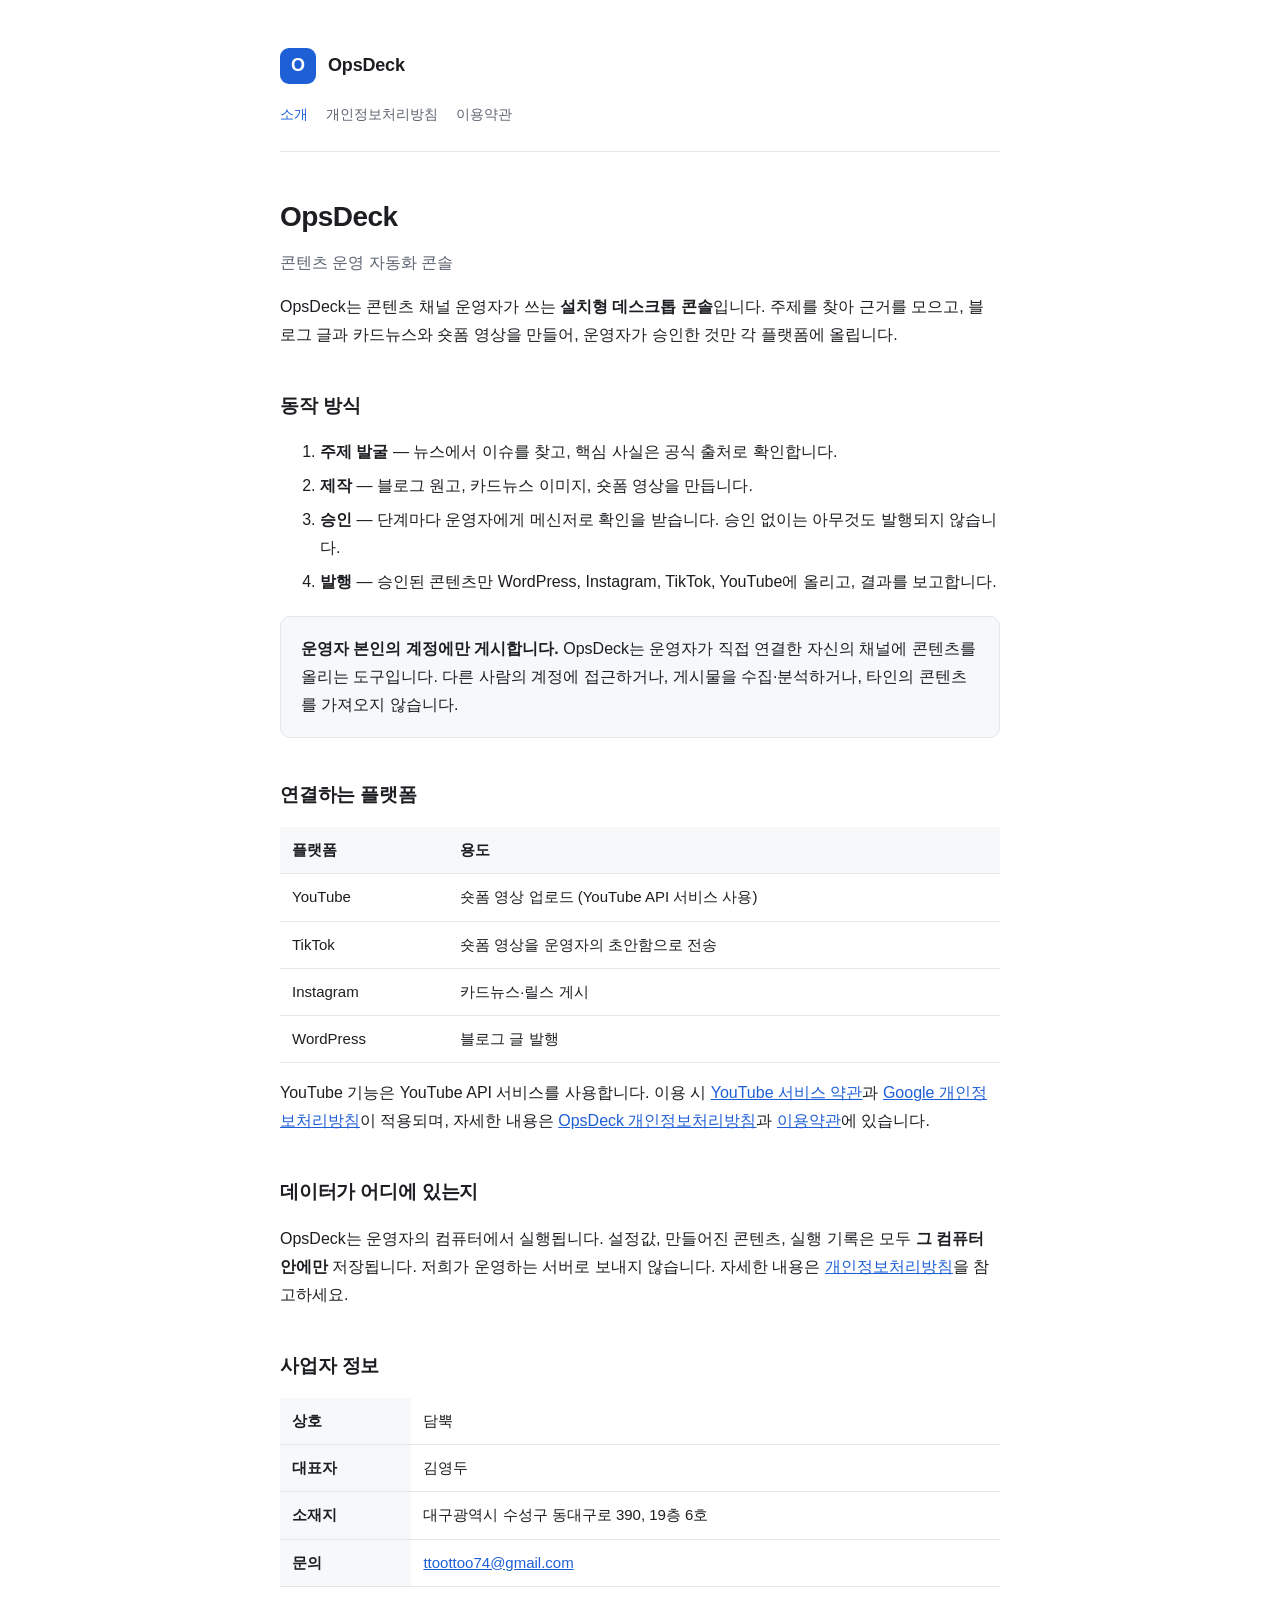
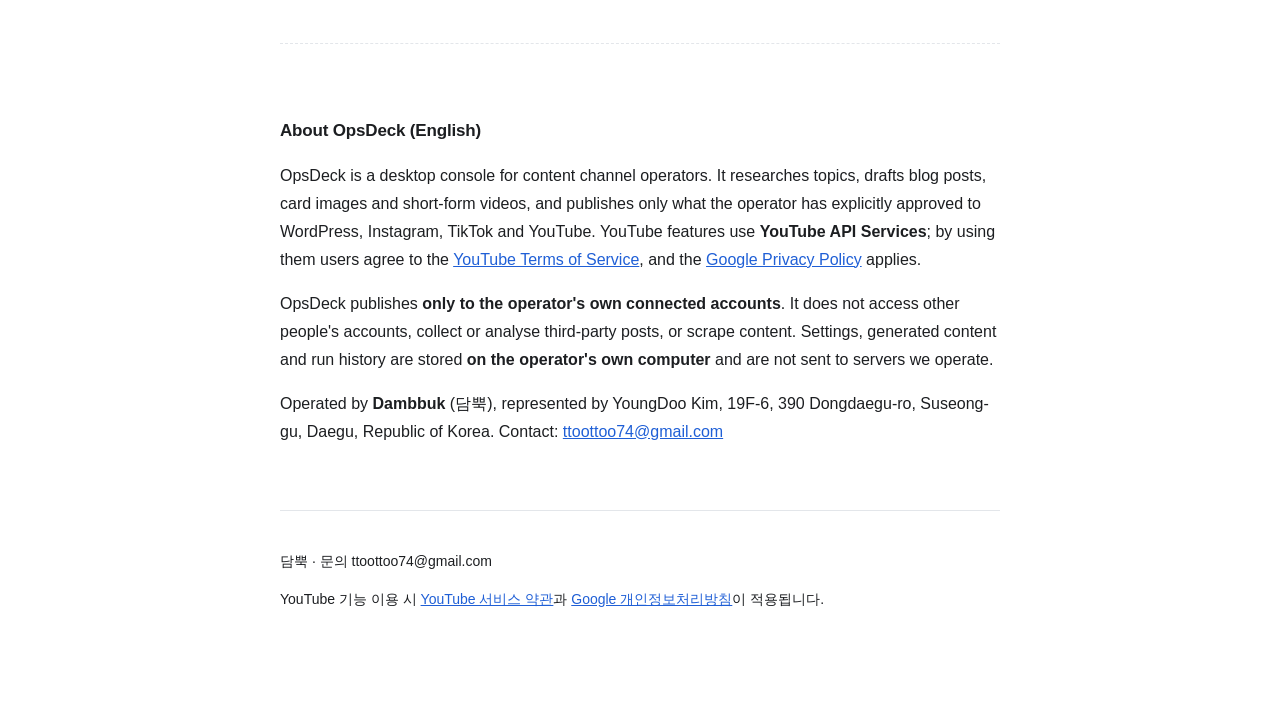
<file: index.html>
<!doctype html>
<html lang="ko">
<head>
<meta charset="utf-8">
<meta name="viewport" content="width=device-width, initial-scale=1">
<title>OpsDeck — 콘텐츠 운영 자동화 콘솔</title>
<meta name="description" content="주제 발굴부터 블로그·카드뉴스·숏폼 제작과 발행까지, 사람이 승인하는 콘텐츠 운영 자동화 콘솔입니다.">
<link rel="stylesheet" href="style.css">
</head>
<body>
<div class="wrap">
  <header>
    <a class="brand" href="./"><span class="mark">O</span><strong>OpsDeck</strong></a>
    <nav>
      <a href="./" aria-current="page">소개</a>
      <a href="privacy.html">개인정보처리방침</a>
      <a href="terms.html">이용약관</a>
    </nav>
  </header>

  <h1>OpsDeck</h1>
  <p class="lead">콘텐츠 운영 자동화 콘솔</p>

  <p>OpsDeck는 콘텐츠 채널 운영자가 쓰는 <strong>설치형 데스크톱 콘솔</strong>입니다.
  주제를 찾아 근거를 모으고, 블로그 글과 카드뉴스와 숏폼 영상을 만들어, 운영자가 승인한 것만 각 플랫폼에 올립니다.</p>

  <h2>동작 방식</h2>
  <ol>
    <li><strong>주제 발굴</strong> — 뉴스에서 이슈를 찾고, 핵심 사실은 공식 출처로 확인합니다.</li>
    <li><strong>제작</strong> — 블로그 원고, 카드뉴스 이미지, 숏폼 영상을 만듭니다.</li>
    <li><strong>승인</strong> — 단계마다 운영자에게 메신저로 확인을 받습니다. 승인 없이는 아무것도 발행되지 않습니다.</li>
    <li><strong>발행</strong> — 승인된 콘텐츠만 WordPress, Instagram, TikTok, YouTube에 올리고, 결과를 보고합니다.</li>
  </ol>

  <div class="box">
    <p><strong>운영자 본인의 계정에만 게시합니다.</strong> OpsDeck는 운영자가 직접 연결한 자신의 채널에 콘텐츠를 올리는 도구입니다.
    다른 사람의 계정에 접근하거나, 게시물을 수집·분석하거나, 타인의 콘텐츠를 가져오지 않습니다.</p>
  </div>

  <h2>연결하는 플랫폼</h2>
  <table>
    <tr><th>플랫폼</th><th>용도</th></tr>
    <tr><td>YouTube</td><td>숏폼 영상 업로드 (YouTube API 서비스 사용)</td></tr>
    <tr><td>TikTok</td><td>숏폼 영상을 운영자의 초안함으로 전송</td></tr>
    <tr><td>Instagram</td><td>카드뉴스·릴스 게시</td></tr>
    <tr><td>WordPress</td><td>블로그 글 발행</td></tr>
  </table>
  <p class="small">YouTube 기능은 YouTube API 서비스를 사용합니다. 이용 시
  <a href="https://www.youtube.com/t/terms">YouTube 서비스 약관</a>과
  <a href="https://policies.google.com/privacy">Google 개인정보처리방침</a>이 적용되며, 자세한 내용은
  <a href="privacy.html">OpsDeck 개인정보처리방침</a>과 <a href="terms.html">이용약관</a>에 있습니다.</p>

  <h2>데이터가 어디에 있는지</h2>
  <p>OpsDeck는 운영자의 컴퓨터에서 실행됩니다. 설정값, 만들어진 콘텐츠, 실행 기록은 모두
  <strong>그 컴퓨터 안에만</strong> 저장됩니다. 저희가 운영하는 서버로 보내지 않습니다.
  자세한 내용은 <a href="privacy.html">개인정보처리방침</a>을 참고하세요.</p>

  <h2>사업자 정보</h2>
  <table>
    <tr><th>상호</th><td>담뿍</td></tr>
    <tr><th>대표자</th><td>김영두</td></tr>
    <tr><th>소재지</th><td>대구광역시 수성구 동대구로 390, 19층 6호</td></tr>
    <tr><th>문의</th><td><a href="mailto:ttoottoo74@gmail.com">ttoottoo74@gmail.com</a></td></tr>
  </table>

  <div class="en">
    <h2>About OpsDeck (English)</h2>
    <p>OpsDeck is a desktop console for content channel operators. It researches topics, drafts blog posts,
    card images and short-form videos, and publishes only what the operator has explicitly approved to WordPress,
    Instagram, TikTok and YouTube. YouTube features use <strong>YouTube API Services</strong>; by using them users agree to the
    <a href="https://www.youtube.com/t/terms">YouTube Terms of Service</a>, and the
    <a href="https://policies.google.com/privacy">Google Privacy Policy</a> applies.</p>
    <p>OpsDeck publishes <strong>only to the operator's own connected accounts</strong>. It does not access
    other people's accounts, collect or analyse third-party posts, or scrape content.
    Settings, generated content and run history are stored <strong>on the operator's own computer</strong>
    and are not sent to servers we operate.</p>
    <p>Operated by <strong>Dambbuk</strong> (담뿍), represented by YoungDoo Kim,
    19F-6, 390 Dongdaegu-ro, Suseong-gu, Daegu, Republic of Korea.
    Contact: <a href="mailto:ttoottoo74@gmail.com">ttoottoo74@gmail.com</a></p>
  </div>

  <footer>
    <p>담뿍 · 문의 ttoottoo74@gmail.com</p>
    <p>YouTube 기능 이용 시 <a href="https://www.youtube.com/t/terms">YouTube 서비스 약관</a>과 <a href="https://policies.google.com/privacy">Google 개인정보처리방침</a>이 적용됩니다.</p>
  </footer>
</div>
</body>
</html>
</file>
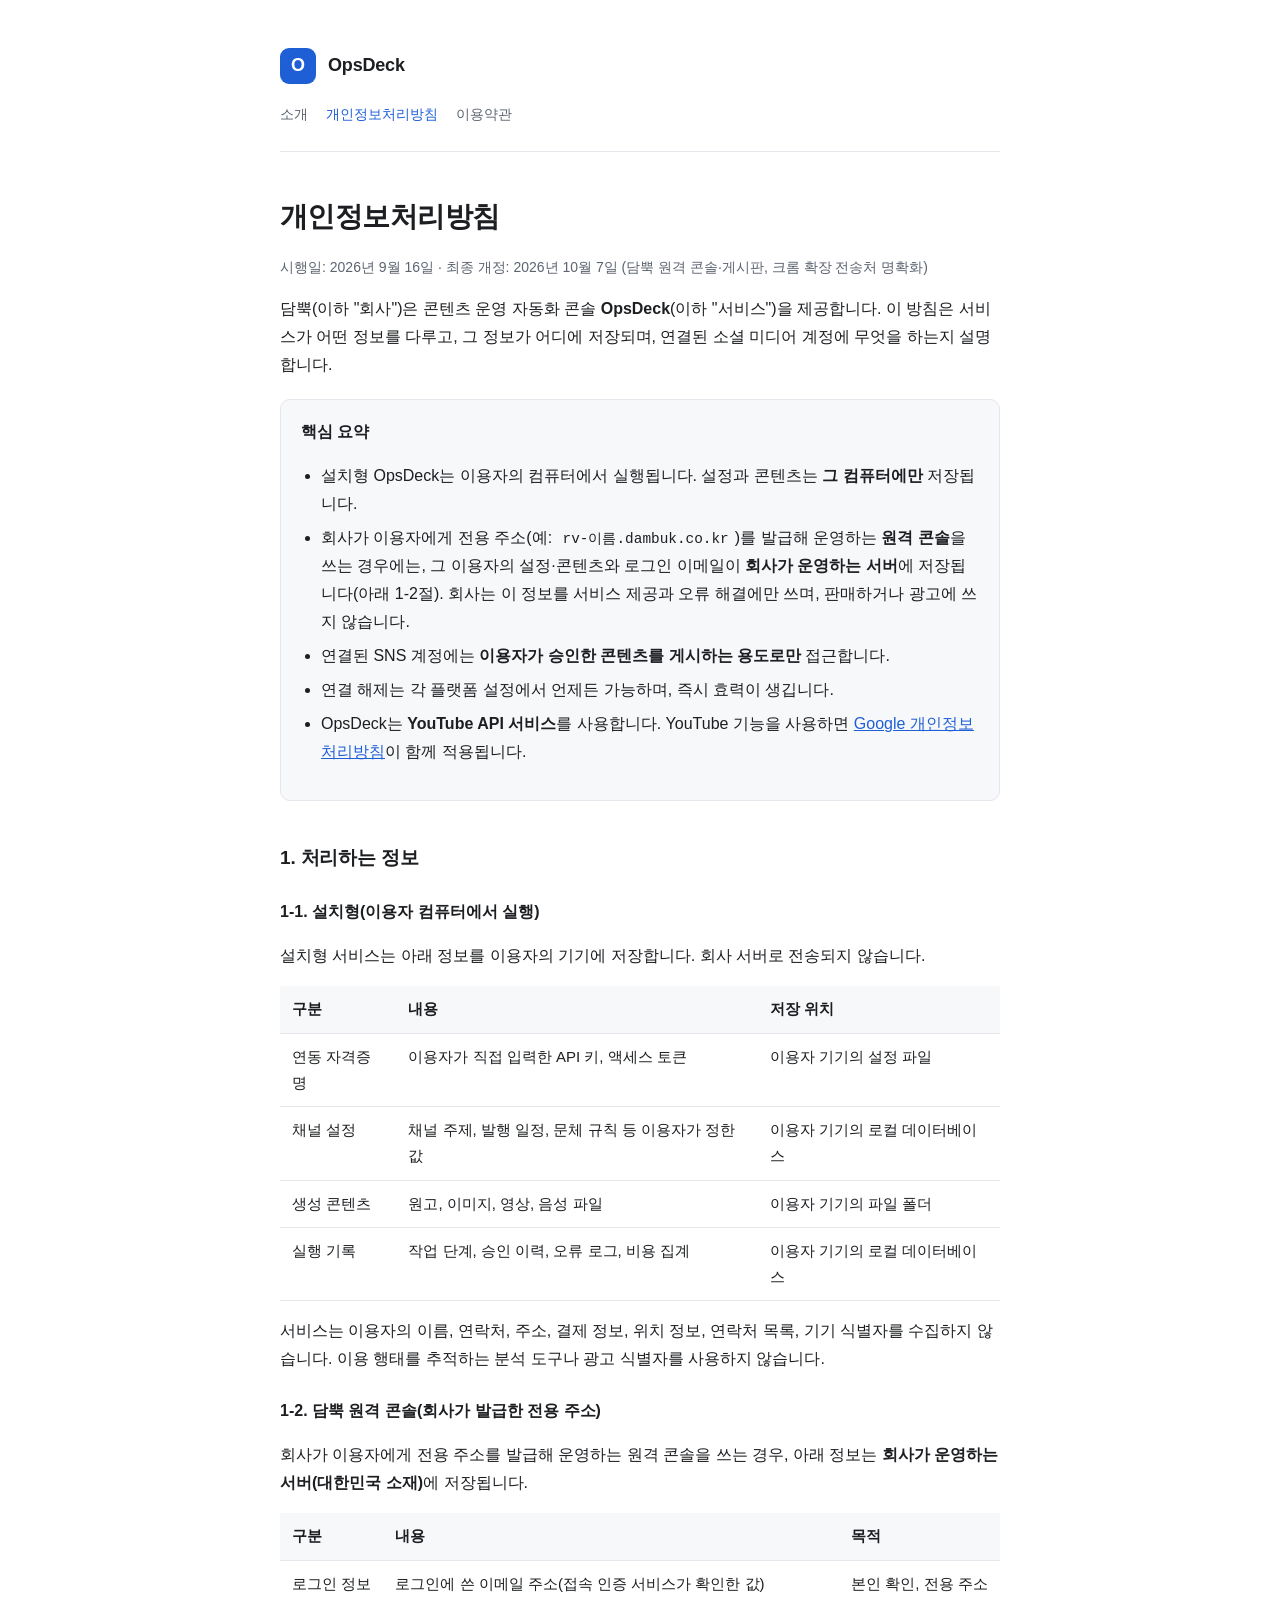
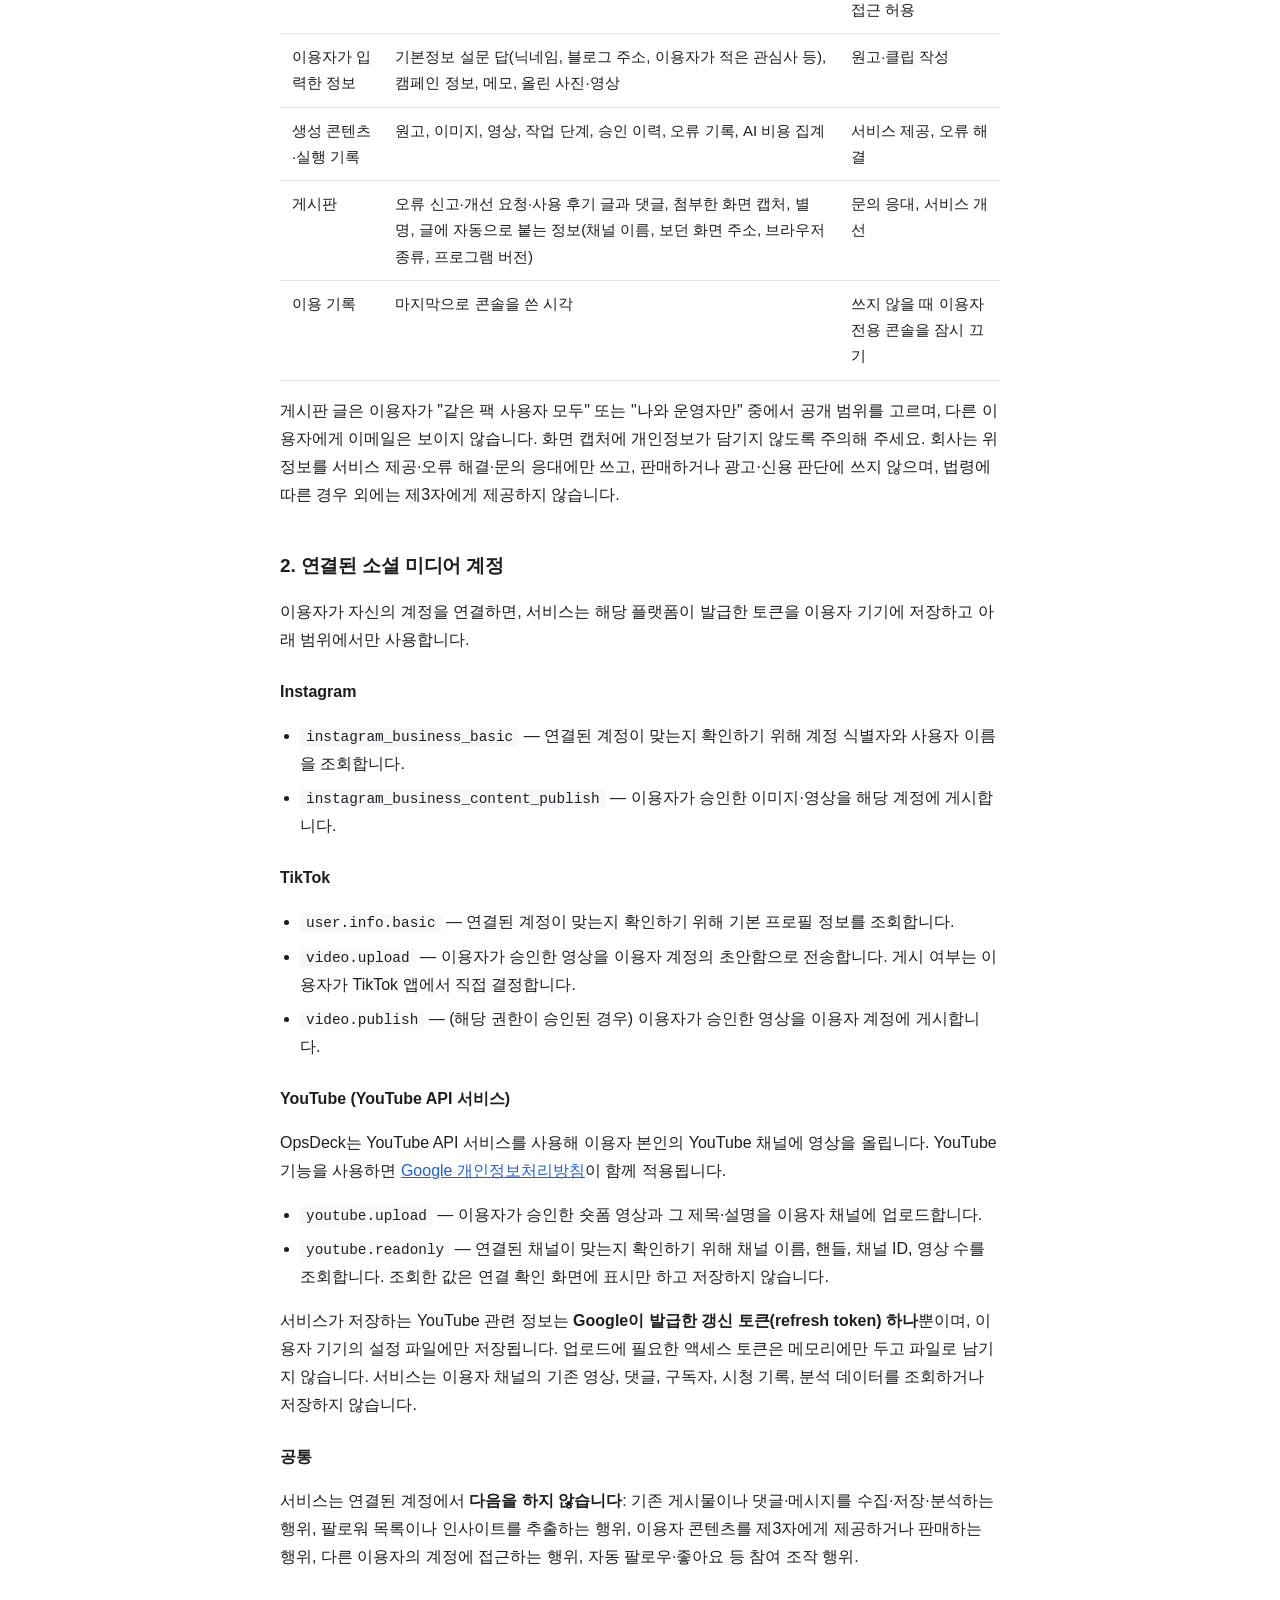
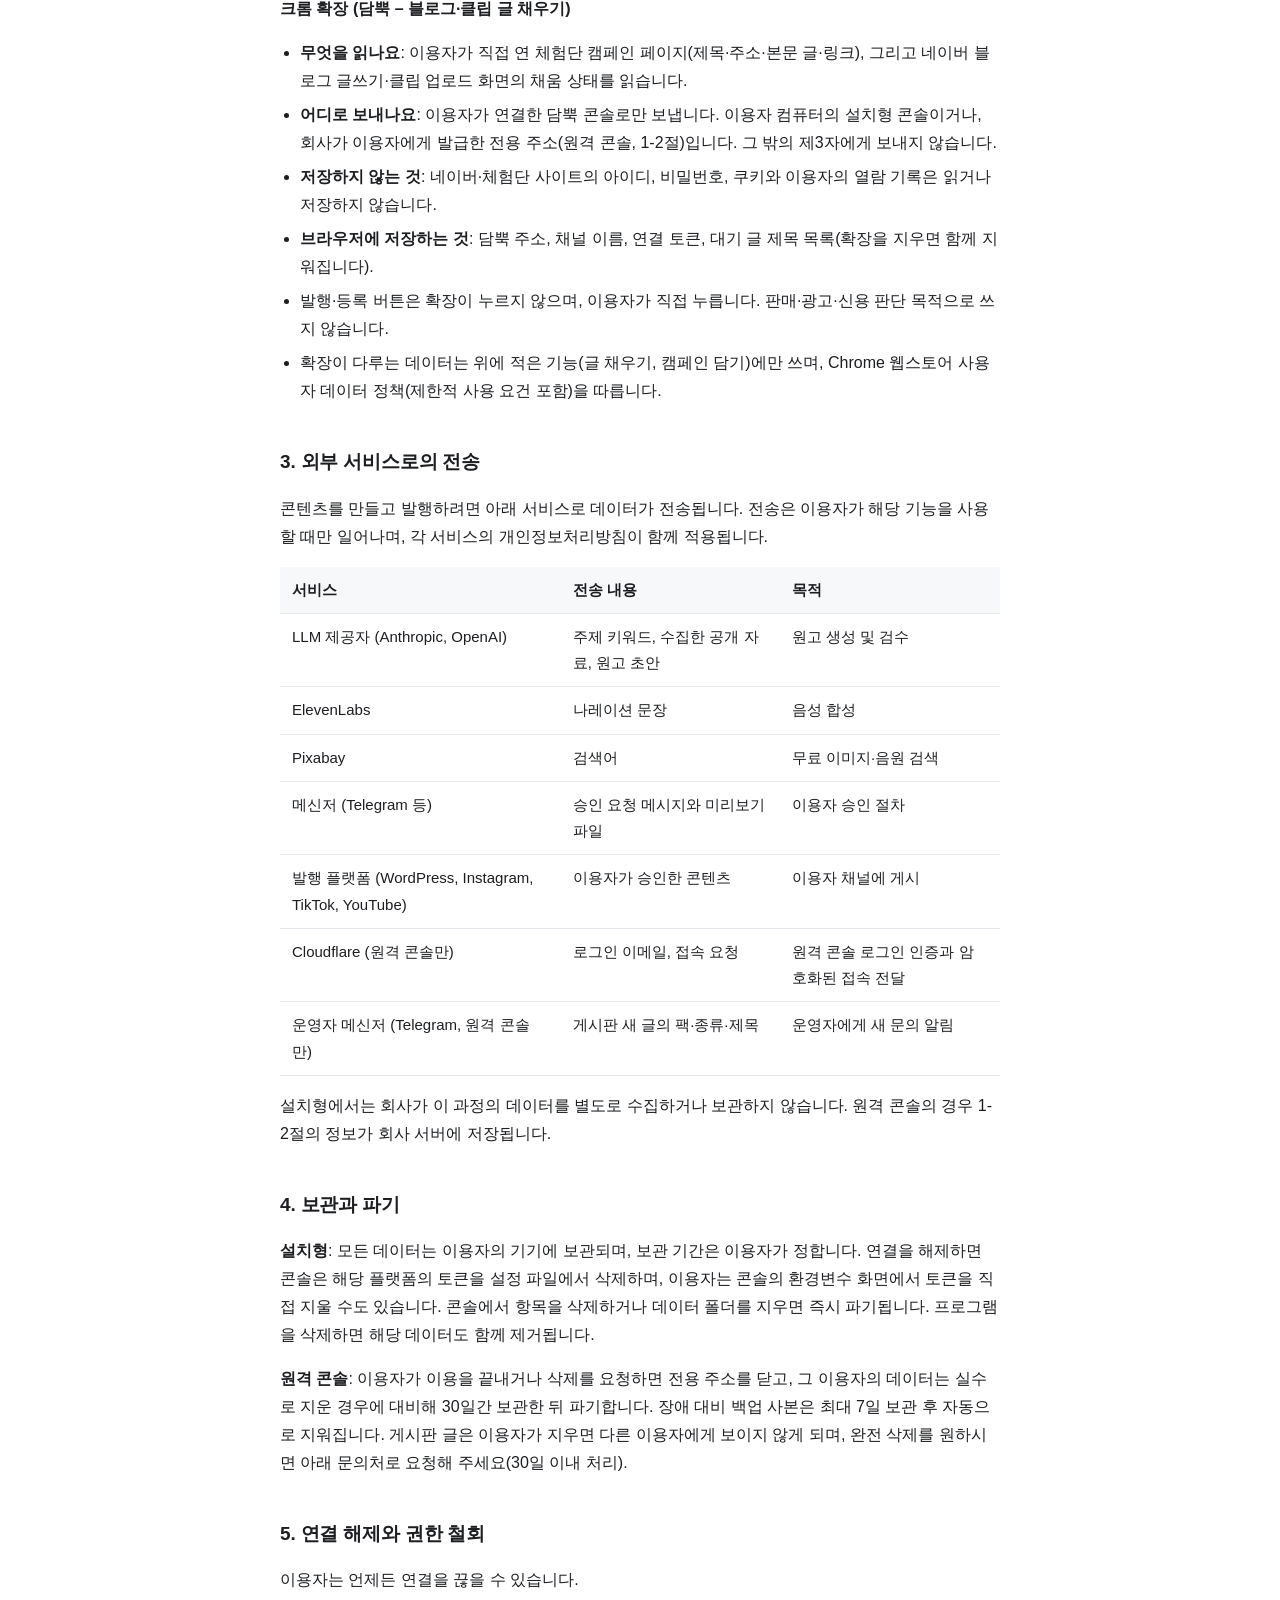
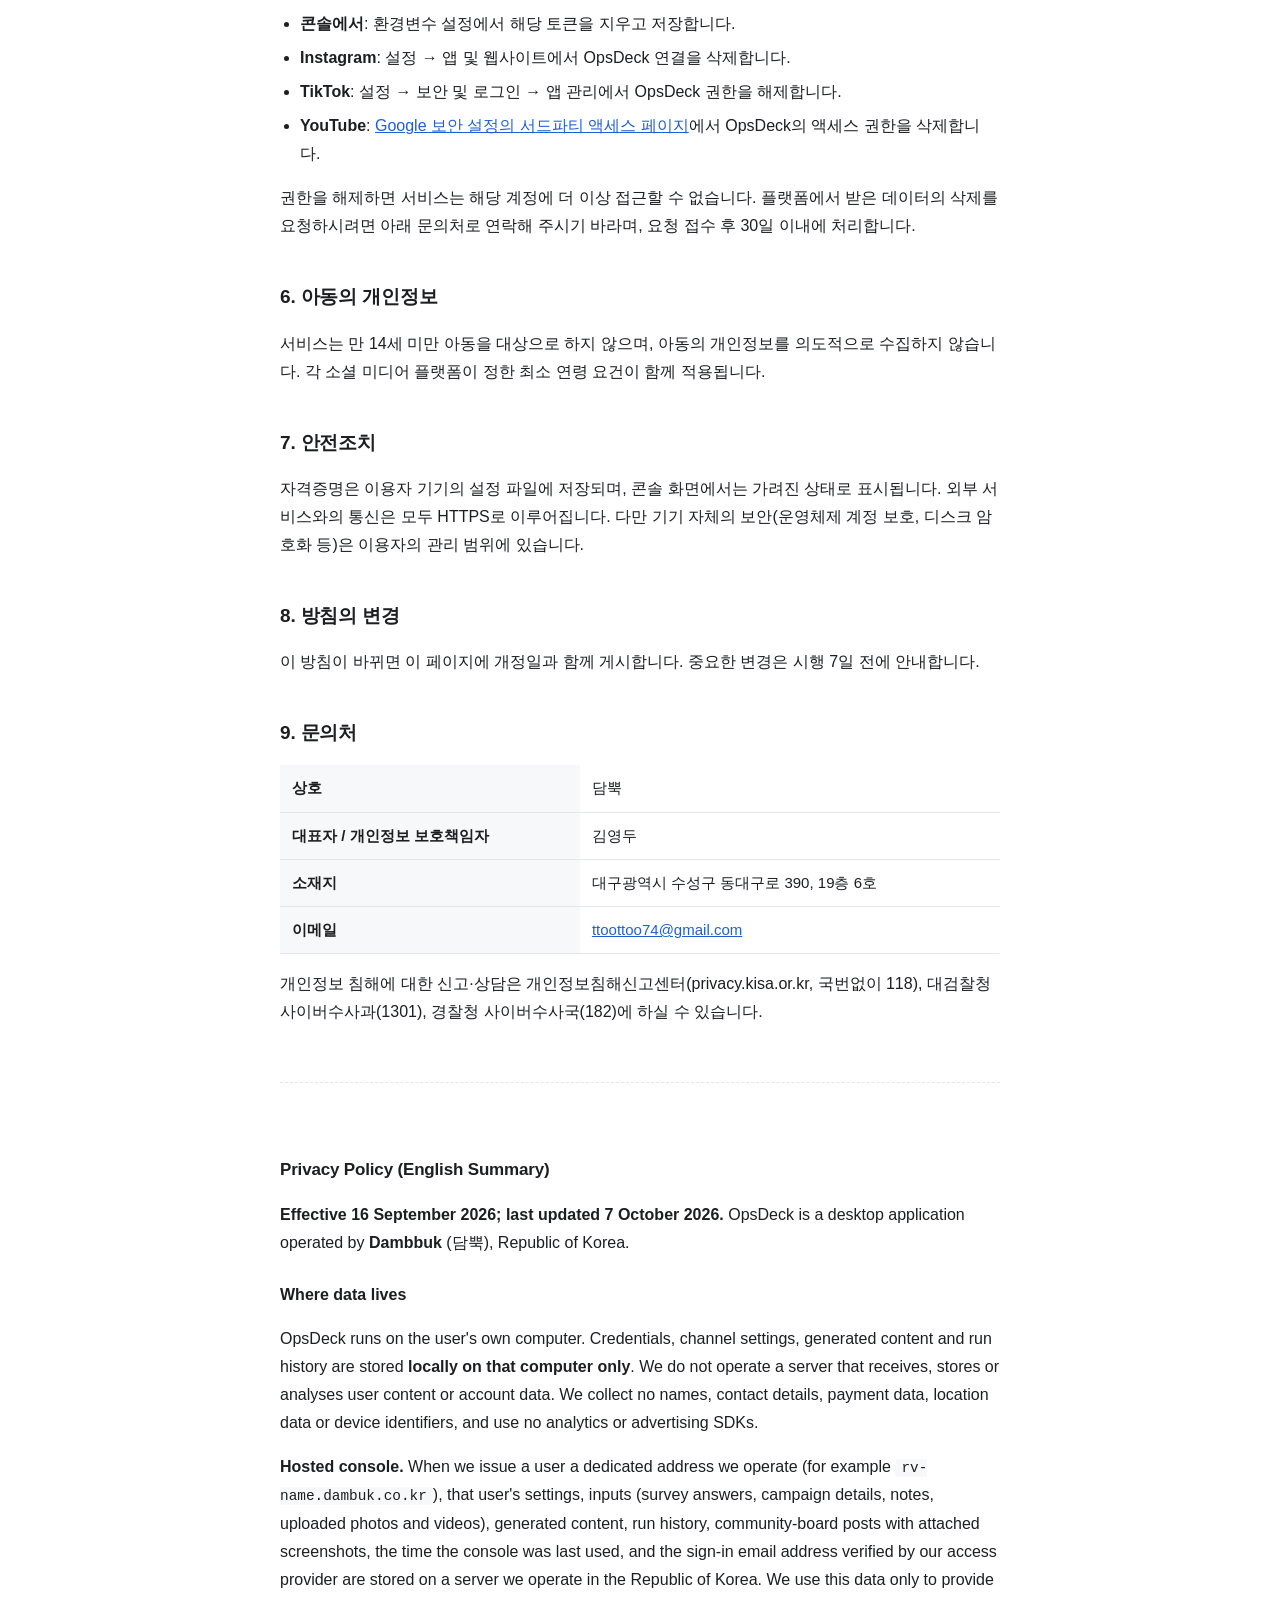
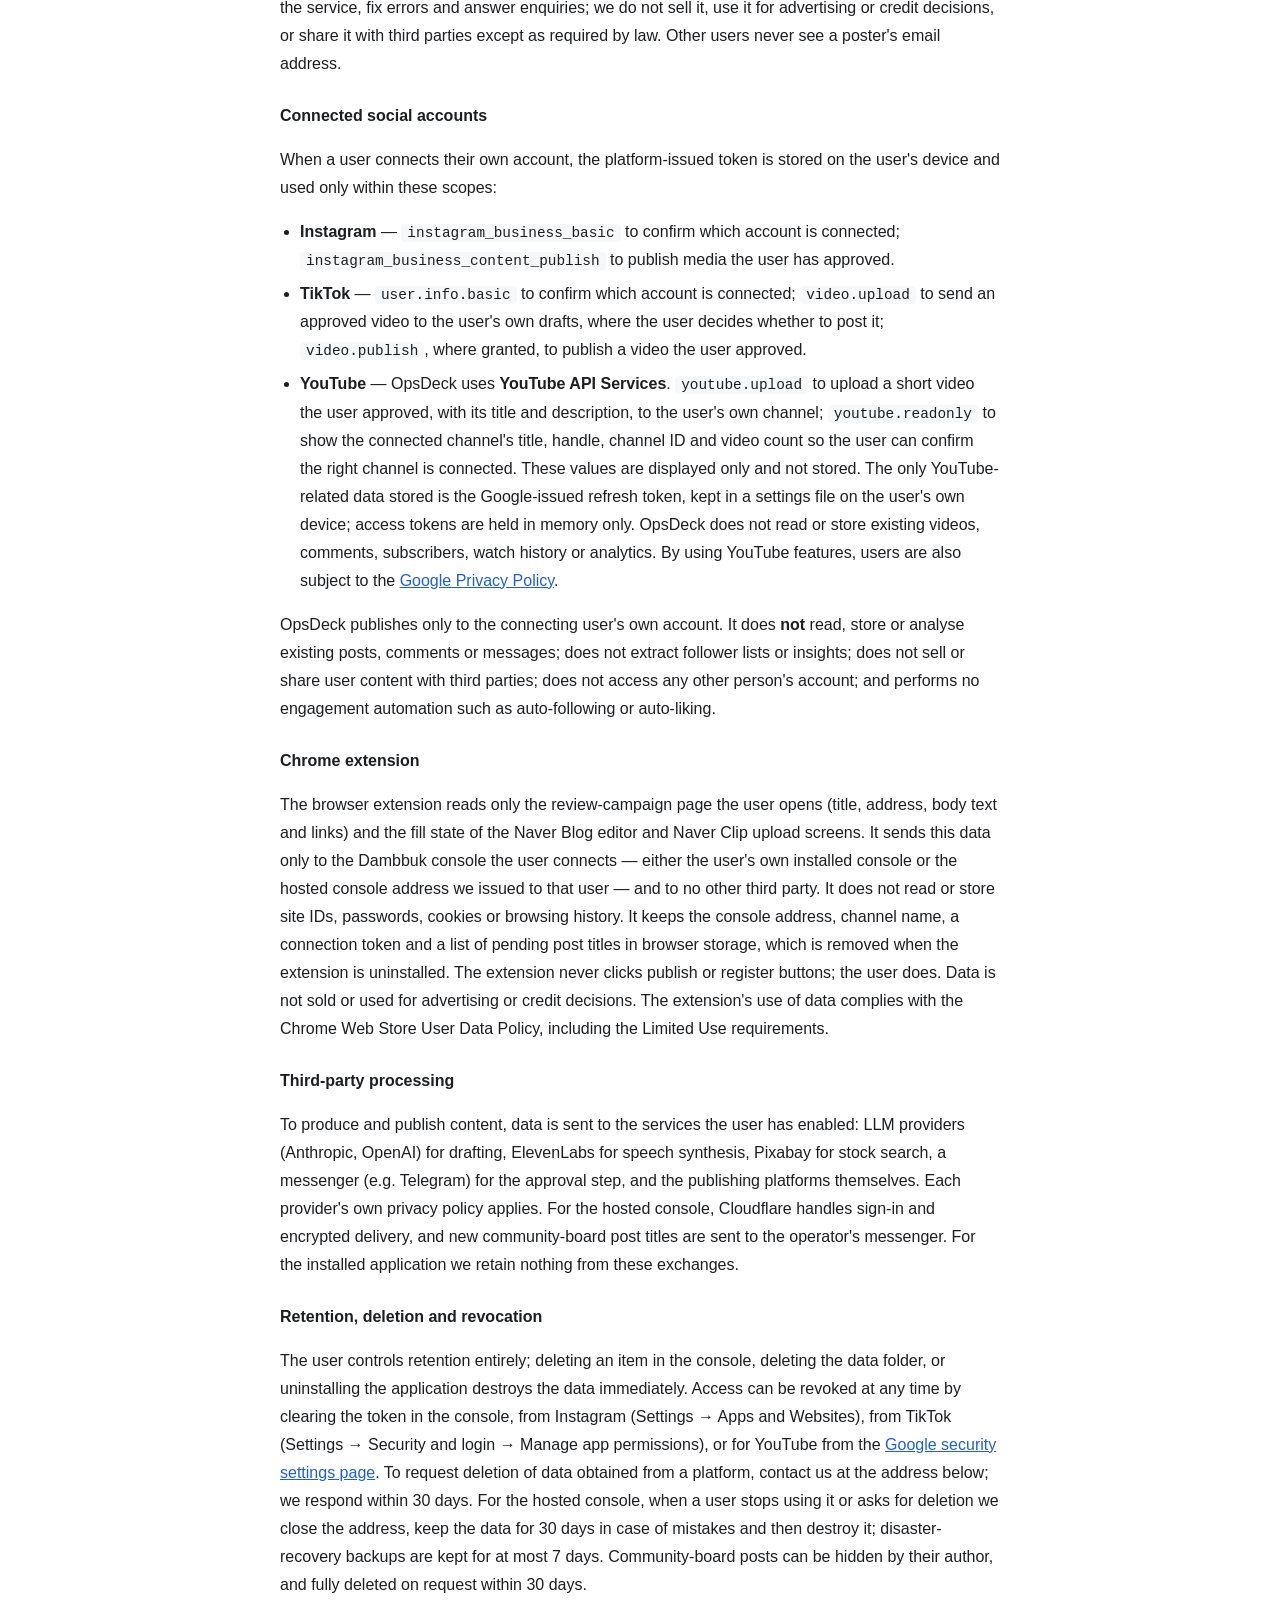
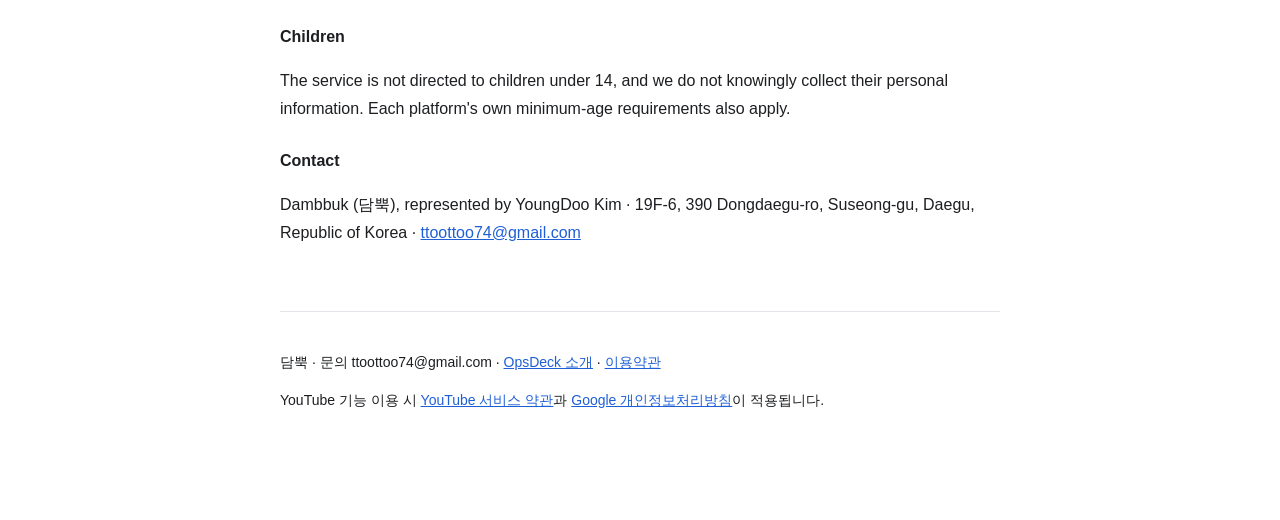
<file: privacy.html>
<!doctype html>
<html lang="ko">
<head>
<meta charset="utf-8">
<meta name="viewport" content="width=device-width, initial-scale=1">
<title>개인정보처리방침 — OpsDeck</title>
<meta name="description" content="OpsDeck가 어떤 정보를 어디에 저장하고, 연결된 SNS 계정에 무엇을 하는지 설명합니다.">
<link rel="stylesheet" href="style.css">
</head>
<body>
<div class="wrap">
  <header>
    <a class="brand" href="./"><span class="mark">O</span><strong>OpsDeck</strong></a>
    <nav>
      <a href="./">소개</a>
      <a href="privacy.html" aria-current="page">개인정보처리방침</a>
      <a href="terms.html">이용약관</a>
    </nav>
  </header>

  <h1>개인정보처리방침</h1>
  <p class="meta">시행일: 2026년 9월 16일 · 최종 개정: 2026년 10월 7일 (담뿍 원격 콘솔·게시판, 크롬 확장 전송처 명확화)</p>

  <p>담뿍(이하 "회사")은 콘텐츠 운영 자동화 콘솔 <strong>OpsDeck</strong>(이하 "서비스")을 제공합니다.
  이 방침은 서비스가 어떤 정보를 다루고, 그 정보가 어디에 저장되며, 연결된 소셜 미디어 계정에 무엇을 하는지 설명합니다.</p>

  <div class="box">
    <p><strong>핵심 요약</strong></p>
    <ul>
      <li>설치형 OpsDeck는 이용자의 컴퓨터에서 실행됩니다. 설정과 콘텐츠는 <strong>그 컴퓨터에만</strong> 저장됩니다.</li>
      <li>회사가 이용자에게 전용 주소(예: <code>rv-이름.dambuk.co.kr</code>)를 발급해 운영하는 <strong>원격 콘솔</strong>을 쓰는 경우에는,
      그 이용자의 설정·콘텐츠와 로그인 이메일이 <strong>회사가 운영하는 서버</strong>에 저장됩니다(아래 1-2절).
      회사는 이 정보를 서비스 제공과 오류 해결에만 쓰며, 판매하거나 광고에 쓰지 않습니다.</li>
      <li>연결된 SNS 계정에는 <strong>이용자가 승인한 콘텐츠를 게시하는 용도로만</strong> 접근합니다.</li>
      <li>연결 해제는 각 플랫폼 설정에서 언제든 가능하며, 즉시 효력이 생깁니다.</li>
      <li>OpsDeck는 <strong>YouTube API 서비스</strong>를 사용합니다. YouTube 기능을 사용하면
      <a href="https://policies.google.com/privacy">Google 개인정보처리방침</a>이 함께 적용됩니다.</li>
    </ul>
  </div>

  <h2>1. 처리하는 정보</h2>
  <h3>1-1. 설치형(이용자 컴퓨터에서 실행)</h3>
  <p>설치형 서비스는 아래 정보를 이용자의 기기에 저장합니다. 회사 서버로 전송되지 않습니다.</p>
  <table>
    <tr><th>구분</th><th>내용</th><th>저장 위치</th></tr>
    <tr><td>연동 자격증명</td><td>이용자가 직접 입력한 API 키, 액세스 토큰</td><td>이용자 기기의 설정 파일</td></tr>
    <tr><td>채널 설정</td><td>채널 주제, 발행 일정, 문체 규칙 등 이용자가 정한 값</td><td>이용자 기기의 로컬 데이터베이스</td></tr>
    <tr><td>생성 콘텐츠</td><td>원고, 이미지, 영상, 음성 파일</td><td>이용자 기기의 파일 폴더</td></tr>
    <tr><td>실행 기록</td><td>작업 단계, 승인 이력, 오류 로그, 비용 집계</td><td>이용자 기기의 로컬 데이터베이스</td></tr>
  </table>
  <p>서비스는 이용자의 이름, 연락처, 주소, 결제 정보, 위치 정보, 연락처 목록, 기기 식별자를 수집하지 않습니다.
  이용 행태를 추적하는 분석 도구나 광고 식별자를 사용하지 않습니다.</p>

  <h3>1-2. 담뿍 원격 콘솔(회사가 발급한 전용 주소)</h3>
  <p>회사가 이용자에게 전용 주소를 발급해 운영하는 원격 콘솔을 쓰는 경우, 아래 정보는 <strong>회사가 운영하는 서버(대한민국 소재)</strong>에 저장됩니다.</p>
  <table>
    <tr><th>구분</th><th>내용</th><th>목적</th></tr>
    <tr><td>로그인 정보</td><td>로그인에 쓴 이메일 주소(접속 인증 서비스가 확인한 값)</td><td>본인 확인, 전용 주소 접근 허용</td></tr>
    <tr><td>이용자가 입력한 정보</td><td>기본정보 설문 답(닉네임, 블로그 주소, 이용자가 적은 관심사 등), 캠페인 정보, 메모, 올린 사진·영상</td><td>원고·클립 작성</td></tr>
    <tr><td>생성 콘텐츠·실행 기록</td><td>원고, 이미지, 영상, 작업 단계, 승인 이력, 오류 기록, AI 비용 집계</td><td>서비스 제공, 오류 해결</td></tr>
    <tr><td>게시판</td><td>오류 신고·개선 요청·사용 후기 글과 댓글, 첨부한 화면 캡처, 별명, 글에 자동으로 붙는 정보(채널 이름, 보던 화면 주소, 브라우저 종류, 프로그램 버전)</td><td>문의 응대, 서비스 개선</td></tr>
    <tr><td>이용 기록</td><td>마지막으로 콘솔을 쓴 시각</td><td>쓰지 않을 때 이용자 전용 콘솔을 잠시 끄기</td></tr>
  </table>
  <p>게시판 글은 이용자가 "같은 팩 사용자 모두" 또는 "나와 운영자만" 중에서 공개 범위를 고르며, 다른 이용자에게 이메일은 보이지 않습니다.
  화면 캡처에 개인정보가 담기지 않도록 주의해 주세요. 회사는 위 정보를 서비스 제공·오류 해결·문의 응대에만 쓰고,
  판매하거나 광고·신용 판단에 쓰지 않으며, 법령에 따른 경우 외에는 제3자에게 제공하지 않습니다.</p>

  <h2>2. 연결된 소셜 미디어 계정</h2>
  <p>이용자가 자신의 계정을 연결하면, 서비스는 해당 플랫폼이 발급한 토큰을 이용자 기기에 저장하고 아래 범위에서만 사용합니다.</p>

  <h3>Instagram</h3>
  <ul>
    <li><code>instagram_business_basic</code> — 연결된 계정이 맞는지 확인하기 위해 계정 식별자와 사용자 이름을 조회합니다.</li>
    <li><code>instagram_business_content_publish</code> — 이용자가 승인한 이미지·영상을 해당 계정에 게시합니다.</li>
  </ul>

  <h3>TikTok</h3>
  <ul>
    <li><code>user.info.basic</code> — 연결된 계정이 맞는지 확인하기 위해 기본 프로필 정보를 조회합니다.</li>
    <li><code>video.upload</code> — 이용자가 승인한 영상을 이용자 계정의 초안함으로 전송합니다. 게시 여부는 이용자가 TikTok 앱에서 직접 결정합니다.</li>
    <li><code>video.publish</code> — (해당 권한이 승인된 경우) 이용자가 승인한 영상을 이용자 계정에 게시합니다.</li>
  </ul>

  <h3>YouTube (YouTube API 서비스)</h3>
  <p>OpsDeck는 YouTube API 서비스를 사용해 이용자 본인의 YouTube 채널에 영상을 올립니다.
  YouTube 기능을 사용하면 <a href="https://policies.google.com/privacy">Google 개인정보처리방침</a>이 함께 적용됩니다.</p>
  <ul>
    <li><code>youtube.upload</code> — 이용자가 승인한 숏폼 영상과 그 제목·설명을 이용자 채널에 업로드합니다.</li>
    <li><code>youtube.readonly</code> — 연결된 채널이 맞는지 확인하기 위해 채널 이름, 핸들, 채널 ID, 영상 수를 조회합니다.
    조회한 값은 연결 확인 화면에 표시만 하고 저장하지 않습니다.</li>
  </ul>
  <p>서비스가 저장하는 YouTube 관련 정보는 <strong>Google이 발급한 갱신 토큰(refresh token) 하나</strong>뿐이며,
  이용자 기기의 설정 파일에만 저장됩니다. 업로드에 필요한 액세스 토큰은 메모리에만 두고 파일로 남기지 않습니다.
  서비스는 이용자 채널의 기존 영상, 댓글, 구독자, 시청 기록, 분석 데이터를 조회하거나 저장하지 않습니다.</p>

  <h3>공통</h3>
  <p>서비스는 연결된 계정에서 <strong>다음을 하지 않습니다</strong>: 기존 게시물이나 댓글·메시지를 수집·저장·분석하는 행위,
  팔로워 목록이나 인사이트를 추출하는 행위, 이용자 콘텐츠를 제3자에게 제공하거나 판매하는 행위,
  다른 이용자의 계정에 접근하는 행위, 자동 팔로우·좋아요 등 참여 조작 행위.</p>

  <h3>크롬 확장 (담뿍 – 블로그·클립 글 채우기)</h3>
  <ul>
    <li><strong>무엇을 읽나요</strong>: 이용자가 직접 연 체험단 캠페인 페이지(제목·주소·본문 글·링크), 그리고 네이버 블로그 글쓰기·클립 업로드 화면의 채움 상태를 읽습니다.</li>
    <li><strong>어디로 보내나요</strong>: 이용자가 연결한 담뿍 콘솔로만 보냅니다. 이용자 컴퓨터의 설치형 콘솔이거나, 회사가 이용자에게 발급한 전용 주소(원격 콘솔, 1-2절)입니다. 그 밖의 제3자에게 보내지 않습니다.</li>
    <li><strong>저장하지 않는 것</strong>: 네이버·체험단 사이트의 아이디, 비밀번호, 쿠키와 이용자의 열람 기록은 읽거나 저장하지 않습니다.</li>
    <li><strong>브라우저에 저장하는 것</strong>: 담뿍 주소, 채널 이름, 연결 토큰, 대기 글 제목 목록(확장을 지우면 함께 지워집니다).</li>
    <li>발행·등록 버튼은 확장이 누르지 않으며, 이용자가 직접 누릅니다. 판매·광고·신용 판단 목적으로 쓰지 않습니다.</li>
    <li>확장이 다루는 데이터는 위에 적은 기능(글 채우기, 캠페인 담기)에만 쓰며, Chrome 웹스토어 사용자 데이터 정책(제한적 사용 요건 포함)을 따릅니다.</li>
  </ul>

  <h2>3. 외부 서비스로의 전송</h2>
  <p>콘텐츠를 만들고 발행하려면 아래 서비스로 데이터가 전송됩니다. 전송은 이용자가 해당 기능을 사용할 때만 일어나며,
  각 서비스의 개인정보처리방침이 함께 적용됩니다.</p>
  <table>
    <tr><th>서비스</th><th>전송 내용</th><th>목적</th></tr>
    <tr><td>LLM 제공자 (Anthropic, OpenAI)</td><td>주제 키워드, 수집한 공개 자료, 원고 초안</td><td>원고 생성 및 검수</td></tr>
    <tr><td>ElevenLabs</td><td>나레이션 문장</td><td>음성 합성</td></tr>
    <tr><td>Pixabay</td><td>검색어</td><td>무료 이미지·음원 검색</td></tr>
    <tr><td>메신저 (Telegram 등)</td><td>승인 요청 메시지와 미리보기 파일</td><td>이용자 승인 절차</td></tr>
    <tr><td>발행 플랫폼 (WordPress, Instagram, TikTok, YouTube)</td><td>이용자가 승인한 콘텐츠</td><td>이용자 채널에 게시</td></tr>
    <tr><td>Cloudflare (원격 콘솔만)</td><td>로그인 이메일, 접속 요청</td><td>원격 콘솔 로그인 인증과 암호화된 접속 전달</td></tr>
    <tr><td>운영자 메신저 (Telegram, 원격 콘솔만)</td><td>게시판 새 글의 팩·종류·제목</td><td>운영자에게 새 문의 알림</td></tr>
  </table>
  <p>설치형에서는 회사가 이 과정의 데이터를 별도로 수집하거나 보관하지 않습니다. 원격 콘솔의 경우 1-2절의 정보가 회사 서버에 저장됩니다.</p>

  <h2>4. 보관과 파기</h2>
  <p><strong>설치형</strong>: 모든 데이터는 이용자의 기기에 보관되며, 보관 기간은 이용자가 정합니다.
  연결을 해제하면 콘솔은 해당 플랫폼의 토큰을 설정 파일에서 삭제하며, 이용자는 콘솔의 환경변수 화면에서 토큰을 직접 지울 수도 있습니다.
  콘솔에서 항목을 삭제하거나 데이터 폴더를 지우면 즉시 파기됩니다.
  프로그램을 삭제하면 해당 데이터도 함께 제거됩니다.</p>
  <p><strong>원격 콘솔</strong>: 이용자가 이용을 끝내거나 삭제를 요청하면 전용 주소를 닫고, 그 이용자의 데이터는 실수로 지운 경우에 대비해
  30일간 보관한 뒤 파기합니다. 장애 대비 백업 사본은 최대 7일 보관 후 자동으로 지워집니다.
  게시판 글은 이용자가 지우면 다른 이용자에게 보이지 않게 되며, 완전 삭제를 원하시면 아래 문의처로 요청해 주세요(30일 이내 처리).</p>

  <h2>5. 연결 해제와 권한 철회</h2>
  <p>이용자는 언제든 연결을 끊을 수 있습니다.</p>
  <ul>
    <li><strong>콘솔에서</strong>: 환경변수 설정에서 해당 토큰을 지우고 저장합니다.</li>
    <li><strong>Instagram</strong>: 설정 → 앱 및 웹사이트에서 OpsDeck 연결을 삭제합니다.</li>
    <li><strong>TikTok</strong>: 설정 → 보안 및 로그인 → 앱 관리에서 OpsDeck 권한을 해제합니다.</li>
    <li><strong>YouTube</strong>: <a href="https://security.google.com/settings/security/permissions">Google 보안 설정의 서드파티 액세스 페이지</a>에서
    OpsDeck의 액세스 권한을 삭제합니다.</li>
  </ul>
  <p>권한을 해제하면 서비스는 해당 계정에 더 이상 접근할 수 없습니다.
  플랫폼에서 받은 데이터의 삭제를 요청하시려면 아래 문의처로 연락해 주시기 바라며, 요청 접수 후 30일 이내에 처리합니다.</p>

  <h2>6. 아동의 개인정보</h2>
  <p>서비스는 만 14세 미만 아동을 대상으로 하지 않으며, 아동의 개인정보를 의도적으로 수집하지 않습니다.
  각 소셜 미디어 플랫폼이 정한 최소 연령 요건이 함께 적용됩니다.</p>

  <h2>7. 안전조치</h2>
  <p>자격증명은 이용자 기기의 설정 파일에 저장되며, 콘솔 화면에서는 가려진 상태로 표시됩니다.
  외부 서비스와의 통신은 모두 HTTPS로 이루어집니다.
  다만 기기 자체의 보안(운영체제 계정 보호, 디스크 암호화 등)은 이용자의 관리 범위에 있습니다.</p>

  <h2>8. 방침의 변경</h2>
  <p>이 방침이 바뀌면 이 페이지에 개정일과 함께 게시합니다. 중요한 변경은 시행 7일 전에 안내합니다.</p>

  <h2>9. 문의처</h2>
  <table>
    <tr><th>상호</th><td>담뿍</td></tr>
    <tr><th>대표자 / 개인정보 보호책임자</th><td>김영두</td></tr>
    <tr><th>소재지</th><td>대구광역시 수성구 동대구로 390, 19층 6호</td></tr>
    <tr><th>이메일</th><td><a href="mailto:ttoottoo74@gmail.com">ttoottoo74@gmail.com</a></td></tr>
  </table>
  <p>개인정보 침해에 대한 신고·상담은 개인정보침해신고센터(privacy.kisa.or.kr, 국번없이 118),
  대검찰청 사이버수사과(1301), 경찰청 사이버수사국(182)에 하실 수 있습니다.</p>

  <div class="en">
    <h2>Privacy Policy (English Summary)</h2>
    <p><strong>Effective 16 September 2026; last updated 7 October 2026.</strong> OpsDeck is a desktop application operated by
    <strong>Dambbuk</strong> (담뿍), Republic of Korea.</p>

    <h3>Where data lives</h3>
    <p>OpsDeck runs on the user's own computer. Credentials, channel settings, generated content and run
    history are stored <strong>locally on that computer only</strong>. We do not operate a server that
    receives, stores or analyses user content or account data. We collect no names, contact details,
    payment data, location data or device identifiers, and use no analytics or advertising SDKs.</p>
    <p><strong>Hosted console.</strong> When we issue a user a dedicated address we operate (for example
    <code>rv-name.dambuk.co.kr</code>), that user's settings, inputs (survey answers, campaign details, notes, uploaded
    photos and videos), generated content, run history, community-board posts with attached screenshots, the time the
    console was last used, and the sign-in email address verified by our access provider are stored on a server we
    operate in the Republic of Korea. We use this data only to provide the service, fix errors and answer enquiries; we
    do not sell it, use it for advertising or credit decisions, or share it with third parties except as required by law.
    Other users never see a poster's email address.</p>

    <h3>Connected social accounts</h3>
    <p>When a user connects their own account, the platform-issued token is stored on the user's device and
    used only within these scopes:</p>
    <ul>
      <li><strong>Instagram</strong> — <code>instagram_business_basic</code> to confirm which account is
      connected; <code>instagram_business_content_publish</code> to publish media the user has approved.</li>
      <li><strong>TikTok</strong> — <code>user.info.basic</code> to confirm which account is connected;
      <code>video.upload</code> to send an approved video to the user's own drafts, where the user decides
      whether to post it; <code>video.publish</code>, where granted, to publish a video the user approved.</li>
      <li><strong>YouTube</strong> — OpsDeck uses <strong>YouTube API Services</strong>.
      <code>youtube.upload</code> to upload a short video the user approved, with its title and description, to the
      user's own channel; <code>youtube.readonly</code> to show the connected channel's title, handle, channel ID and
      video count so the user can confirm the right channel is connected. These values are displayed only and not
      stored. The only YouTube-related data stored is the Google-issued refresh token, kept in a settings file on the
      user's own device; access tokens are held in memory only. OpsDeck does not read or store existing videos,
      comments, subscribers, watch history or analytics. By using YouTube features, users are also subject to the
      <a href="https://policies.google.com/privacy">Google Privacy Policy</a>.</li>
    </ul>
    <p>OpsDeck publishes only to the connecting user's own account. It does <strong>not</strong> read, store or
    analyse existing posts, comments or messages; does not extract follower lists or insights; does not sell or
    share user content with third parties; does not access any other person's account; and performs no
    engagement automation such as auto-following or auto-liking.</p>

    <h3>Chrome extension</h3>
    <p>The browser extension reads only the review-campaign page the user opens (title, address, body text and
    links) and the fill state of the Naver Blog editor and Naver Clip upload screens. It sends this data only to the
    Dambbuk console the user connects — either the user's own installed console or the hosted console address we issued
    to that user — and to no other third party. It does not read
    or store site IDs, passwords, cookies or browsing history. It keeps the console address, channel name, a
    connection token and a list of pending post titles in browser storage, which is removed when the extension is
    uninstalled. The extension never clicks publish or register buttons; the user does. Data is not sold or used for
    advertising or credit decisions. The extension's use of data complies with the Chrome Web Store User Data Policy,
    including the Limited Use requirements.</p>

    <h3>Third-party processing</h3>
    <p>To produce and publish content, data is sent to the services the user has enabled: LLM providers
    (Anthropic, OpenAI) for drafting, ElevenLabs for speech synthesis, Pixabay for stock search, a messenger
    (e.g. Telegram) for the approval step, and the publishing platforms themselves. Each provider's own
    privacy policy applies. For the hosted console, Cloudflare handles sign-in and encrypted delivery, and new
    community-board post titles are sent to the operator's messenger. For the installed application we retain nothing
    from these exchanges.</p>

    <h3>Retention, deletion and revocation</h3>
    <p>The user controls retention entirely; deleting an item in the console, deleting the data folder, or
    uninstalling the application destroys the data immediately. Access can be revoked at any time by clearing
    the token in the console, from Instagram (Settings → Apps and Websites), from TikTok (Settings → Security
    and login → Manage app permissions), or for YouTube from the
    <a href="https://security.google.com/settings/security/permissions">Google security settings page</a>. To request deletion of data obtained from a platform, contact us at
    the address below; we respond within 30 days. For the hosted console, when a user stops using it or asks for
    deletion we close the address, keep the data for 30 days in case of mistakes and then destroy it; disaster-recovery
    backups are kept for at most 7 days. Community-board posts can be hidden by their author, and fully deleted on
    request within 30 days.</p>

    <h3>Children</h3>
    <p>The service is not directed to children under 14, and we do not knowingly collect their personal
    information. Each platform's own minimum-age requirements also apply.</p>

    <h3>Contact</h3>
    <p>Dambbuk (담뿍), represented by YoungDoo Kim · 19F-6, 390 Dongdaegu-ro, Suseong-gu, Daegu,
    Republic of Korea · <a href="mailto:ttoottoo74@gmail.com">ttoottoo74@gmail.com</a></p>
  </div>

  <footer>
    <p>담뿍 · 문의 ttoottoo74@gmail.com · <a href="./">OpsDeck 소개</a> · <a href="terms.html">이용약관</a></p>
    <p>YouTube 기능 이용 시 <a href="https://www.youtube.com/t/terms">YouTube 서비스 약관</a>과 <a href="https://policies.google.com/privacy">Google 개인정보처리방침</a>이 적용됩니다.</p>
  </footer>
</div>
</body>
</html>
</file>
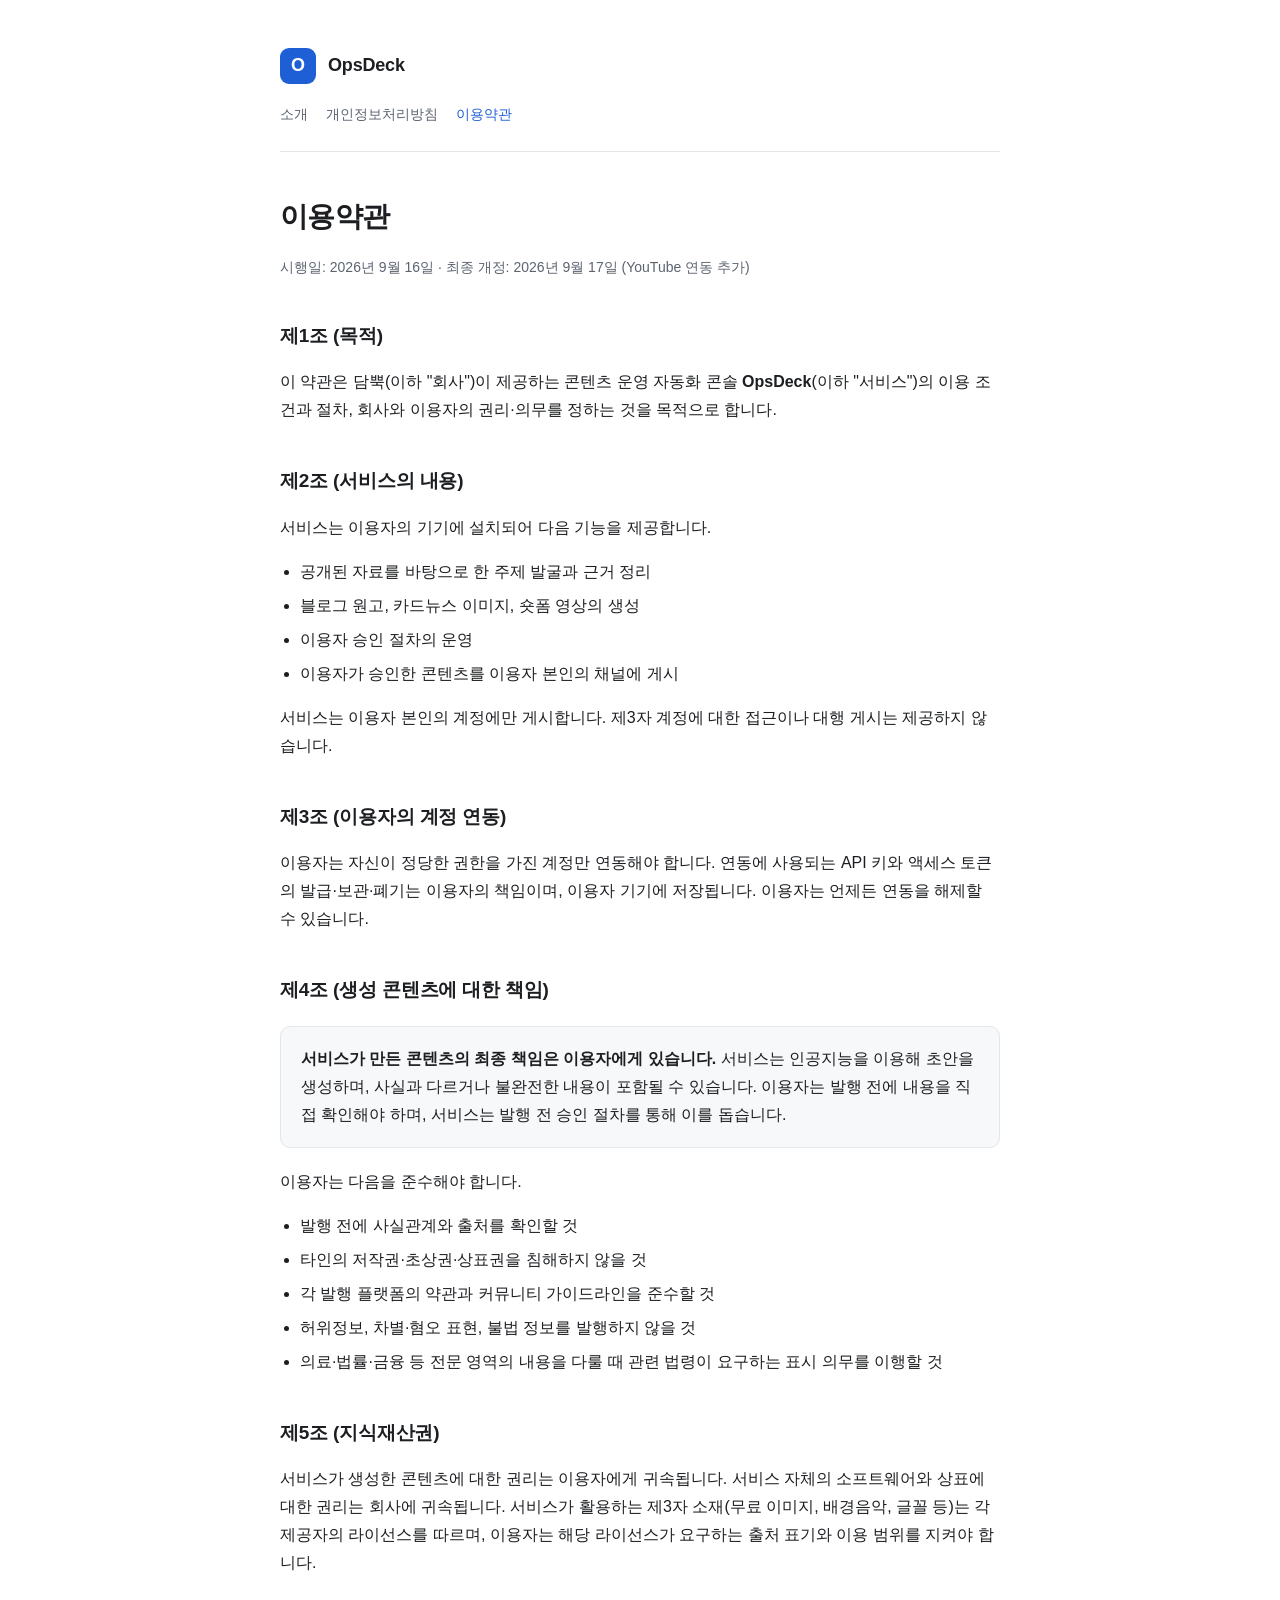
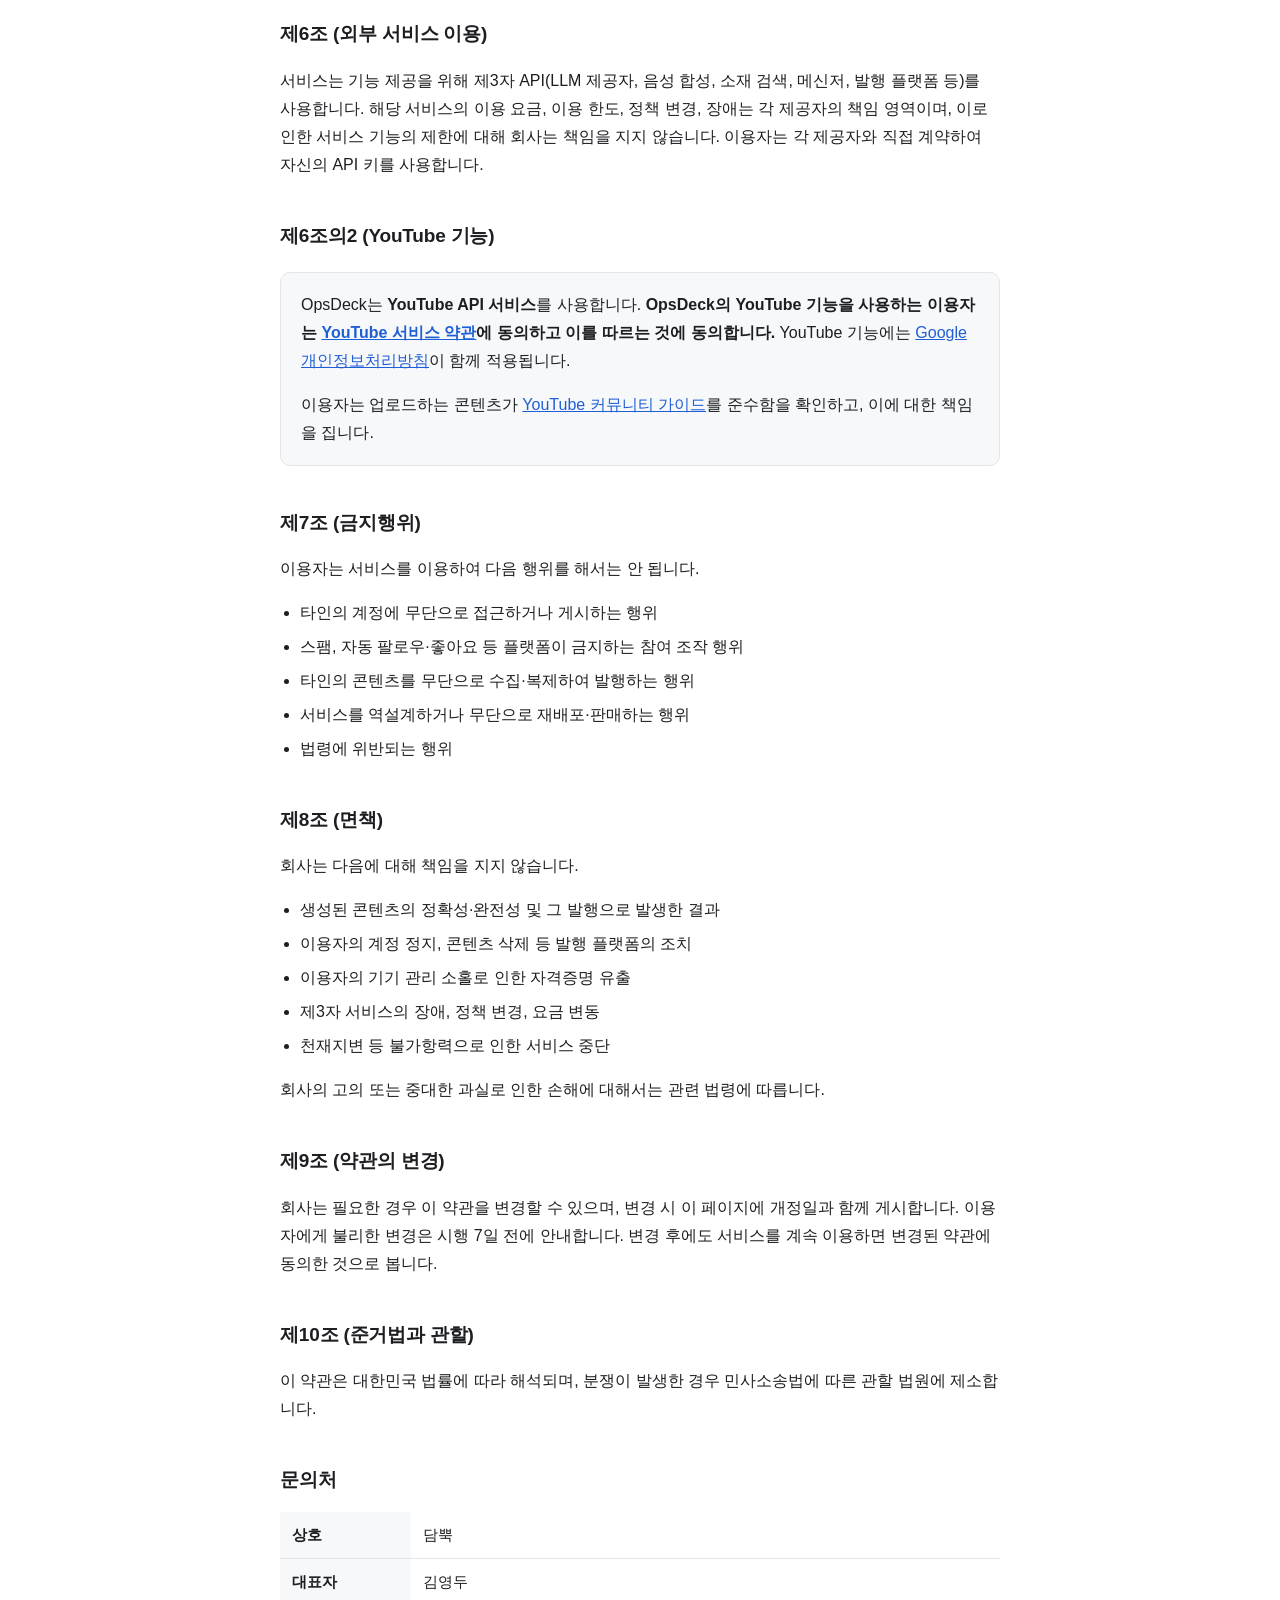
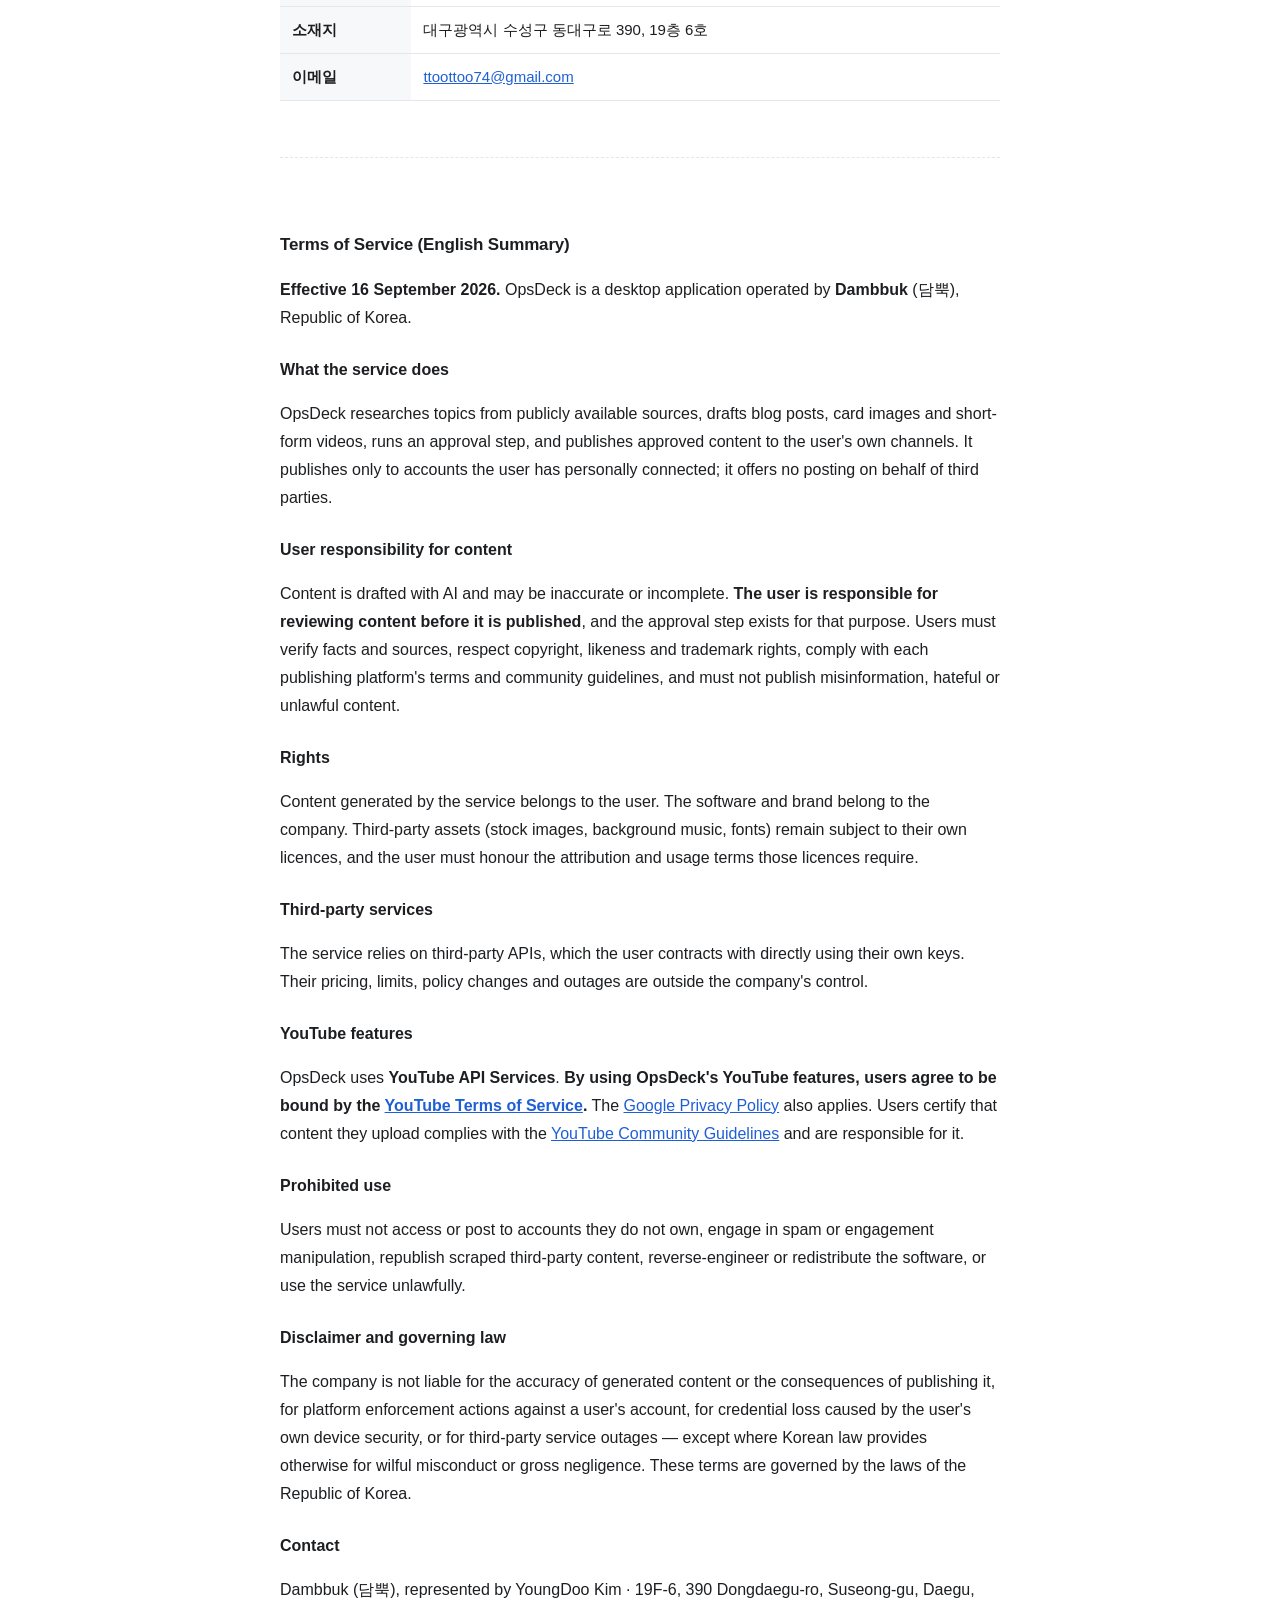
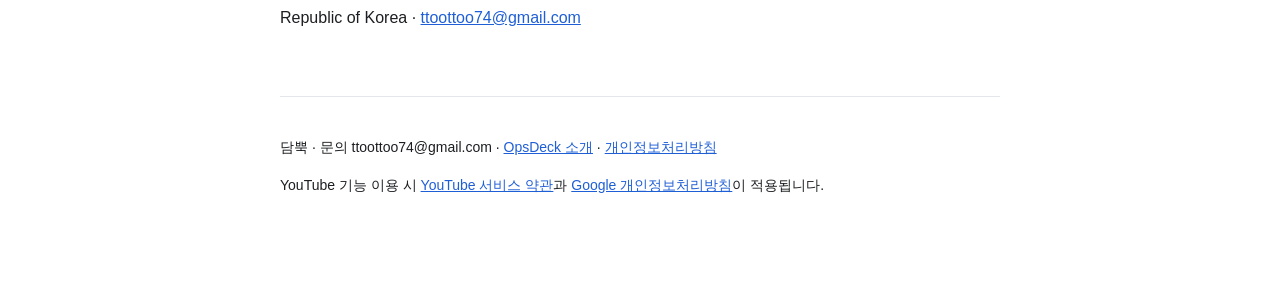
<file: terms.html>
<!doctype html>
<html lang="ko">
<head>
<meta charset="utf-8">
<meta name="viewport" content="width=device-width, initial-scale=1">
<title>이용약관 — OpsDeck</title>
<meta name="description" content="OpsDeck 서비스 이용 조건과 이용자·회사의 책임 범위를 정합니다.">
<link rel="stylesheet" href="style.css">
</head>
<body>
<div class="wrap">
  <header>
    <a class="brand" href="./"><span class="mark">O</span><strong>OpsDeck</strong></a>
    <nav>
      <a href="./">소개</a>
      <a href="privacy.html">개인정보처리방침</a>
      <a href="terms.html" aria-current="page">이용약관</a>
    </nav>
  </header>

  <h1>이용약관</h1>
  <p class="meta">시행일: 2026년 9월 16일 · 최종 개정: 2026년 9월 17일 (YouTube 연동 추가)</p>

  <h2>제1조 (목적)</h2>
  <p>이 약관은 담뿍(이하 "회사")이 제공하는 콘텐츠 운영 자동화 콘솔 <strong>OpsDeck</strong>(이하 "서비스")의
  이용 조건과 절차, 회사와 이용자의 권리·의무를 정하는 것을 목적으로 합니다.</p>

  <h2>제2조 (서비스의 내용)</h2>
  <p>서비스는 이용자의 기기에 설치되어 다음 기능을 제공합니다.</p>
  <ul>
    <li>공개된 자료를 바탕으로 한 주제 발굴과 근거 정리</li>
    <li>블로그 원고, 카드뉴스 이미지, 숏폼 영상의 생성</li>
    <li>이용자 승인 절차의 운영</li>
    <li>이용자가 승인한 콘텐츠를 이용자 본인의 채널에 게시</li>
  </ul>
  <p>서비스는 이용자 본인의 계정에만 게시합니다. 제3자 계정에 대한 접근이나 대행 게시는 제공하지 않습니다.</p>

  <h2>제3조 (이용자의 계정 연동)</h2>
  <p>이용자는 자신이 정당한 권한을 가진 계정만 연동해야 합니다.
  연동에 사용되는 API 키와 액세스 토큰의 발급·보관·폐기는 이용자의 책임이며, 이용자 기기에 저장됩니다.
  이용자는 언제든 연동을 해제할 수 있습니다.</p>

  <h2>제4조 (생성 콘텐츠에 대한 책임)</h2>
  <div class="box">
    <p><strong>서비스가 만든 콘텐츠의 최종 책임은 이용자에게 있습니다.</strong>
    서비스는 인공지능을 이용해 초안을 생성하며, 사실과 다르거나 불완전한 내용이 포함될 수 있습니다.
    이용자는 발행 전에 내용을 직접 확인해야 하며, 서비스는 발행 전 승인 절차를 통해 이를 돕습니다.</p>
  </div>
  <p>이용자는 다음을 준수해야 합니다.</p>
  <ul>
    <li>발행 전에 사실관계와 출처를 확인할 것</li>
    <li>타인의 저작권·초상권·상표권을 침해하지 않을 것</li>
    <li>각 발행 플랫폼의 약관과 커뮤니티 가이드라인을 준수할 것</li>
    <li>허위정보, 차별·혐오 표현, 불법 정보를 발행하지 않을 것</li>
    <li>의료·법률·금융 등 전문 영역의 내용을 다룰 때 관련 법령이 요구하는 표시 의무를 이행할 것</li>
  </ul>

  <h2>제5조 (지식재산권)</h2>
  <p>서비스가 생성한 콘텐츠에 대한 권리는 이용자에게 귀속됩니다.
  서비스 자체의 소프트웨어와 상표에 대한 권리는 회사에 귀속됩니다.
  서비스가 활용하는 제3자 소재(무료 이미지, 배경음악, 글꼴 등)는 각 제공자의 라이선스를 따르며,
  이용자는 해당 라이선스가 요구하는 출처 표기와 이용 범위를 지켜야 합니다.</p>

  <h2>제6조 (외부 서비스 이용)</h2>
  <p>서비스는 기능 제공을 위해 제3자 API(LLM 제공자, 음성 합성, 소재 검색, 메신저, 발행 플랫폼 등)를 사용합니다.
  해당 서비스의 이용 요금, 이용 한도, 정책 변경, 장애는 각 제공자의 책임 영역이며,
  이로 인한 서비스 기능의 제한에 대해 회사는 책임을 지지 않습니다.
  이용자는 각 제공자와 직접 계약하여 자신의 API 키를 사용합니다.</p>

  <h2>제6조의2 (YouTube 기능)</h2>
  <div class="box">
    <p>OpsDeck는 <strong>YouTube API 서비스</strong>를 사용합니다. <strong>OpsDeck의 YouTube 기능을 사용하는 이용자는
    <a href="https://www.youtube.com/t/terms">YouTube 서비스 약관</a>에 동의하고 이를 따르는 것에 동의합니다.</strong>
    YouTube 기능에는 <a href="https://policies.google.com/privacy">Google 개인정보처리방침</a>이 함께 적용됩니다.</p>
    <p>이용자는 업로드하는 콘텐츠가 <a href="https://www.youtube.com/howyoutubeworks/policies/community-guidelines/">YouTube 커뮤니티 가이드</a>를 준수함을 확인하고,
    이에 대한 책임을 집니다.</p>
  </div>

  <h2>제7조 (금지행위)</h2>
  <p>이용자는 서비스를 이용하여 다음 행위를 해서는 안 됩니다.</p>
  <ul>
    <li>타인의 계정에 무단으로 접근하거나 게시하는 행위</li>
    <li>스팸, 자동 팔로우·좋아요 등 플랫폼이 금지하는 참여 조작 행위</li>
    <li>타인의 콘텐츠를 무단으로 수집·복제하여 발행하는 행위</li>
    <li>서비스를 역설계하거나 무단으로 재배포·판매하는 행위</li>
    <li>법령에 위반되는 행위</li>
  </ul>

  <h2>제8조 (면책)</h2>
  <p>회사는 다음에 대해 책임을 지지 않습니다.</p>
  <ul>
    <li>생성된 콘텐츠의 정확성·완전성 및 그 발행으로 발생한 결과</li>
    <li>이용자의 계정 정지, 콘텐츠 삭제 등 발행 플랫폼의 조치</li>
    <li>이용자의 기기 관리 소홀로 인한 자격증명 유출</li>
    <li>제3자 서비스의 장애, 정책 변경, 요금 변동</li>
    <li>천재지변 등 불가항력으로 인한 서비스 중단</li>
  </ul>
  <p>회사의 고의 또는 중대한 과실로 인한 손해에 대해서는 관련 법령에 따릅니다.</p>

  <h2>제9조 (약관의 변경)</h2>
  <p>회사는 필요한 경우 이 약관을 변경할 수 있으며, 변경 시 이 페이지에 개정일과 함께 게시합니다.
  이용자에게 불리한 변경은 시행 7일 전에 안내합니다.
  변경 후에도 서비스를 계속 이용하면 변경된 약관에 동의한 것으로 봅니다.</p>

  <h2>제10조 (준거법과 관할)</h2>
  <p>이 약관은 대한민국 법률에 따라 해석되며, 분쟁이 발생한 경우 민사소송법에 따른 관할 법원에 제소합니다.</p>

  <h2>문의처</h2>
  <table>
    <tr><th>상호</th><td>담뿍</td></tr>
    <tr><th>대표자</th><td>김영두</td></tr>
    <tr><th>소재지</th><td>대구광역시 수성구 동대구로 390, 19층 6호</td></tr>
    <tr><th>이메일</th><td><a href="mailto:ttoottoo74@gmail.com">ttoottoo74@gmail.com</a></td></tr>
  </table>

  <div class="en">
    <h2>Terms of Service (English Summary)</h2>
    <p><strong>Effective 16 September 2026.</strong> OpsDeck is a desktop application operated by
    <strong>Dambbuk</strong> (담뿍), Republic of Korea.</p>

    <h3>What the service does</h3>
    <p>OpsDeck researches topics from publicly available sources, drafts blog posts, card images and
    short-form videos, runs an approval step, and publishes approved content to the user's own channels.
    It publishes only to accounts the user has personally connected; it offers no posting on behalf of
    third parties.</p>

    <h3>User responsibility for content</h3>
    <p>Content is drafted with AI and may be inaccurate or incomplete. <strong>The user is responsible for
    reviewing content before it is published</strong>, and the approval step exists for that purpose. Users
    must verify facts and sources, respect copyright, likeness and trademark rights, comply with each
    publishing platform's terms and community guidelines, and must not publish misinformation, hateful or
    unlawful content.</p>

    <h3>Rights</h3>
    <p>Content generated by the service belongs to the user. The software and brand belong to the company.
    Third-party assets (stock images, background music, fonts) remain subject to their own licences, and the
    user must honour the attribution and usage terms those licences require.</p>

    <h3>Third-party services</h3>
    <p>The service relies on third-party APIs, which the user contracts with directly using their own keys.
    Their pricing, limits, policy changes and outages are outside the company's control.</p>

    <h3>YouTube features</h3>
    <p>OpsDeck uses <strong>YouTube API Services</strong>. <strong>By using OpsDeck's YouTube features, users agree to be
    bound by the <a href="https://www.youtube.com/t/terms">YouTube Terms of Service</a>.</strong> The
    <a href="https://policies.google.com/privacy">Google Privacy Policy</a> also applies. Users certify that content they upload complies
    with the <a href="https://www.youtube.com/howyoutubeworks/policies/community-guidelines/">YouTube Community Guidelines</a> and are responsible for it.</p>

    <h3>Prohibited use</h3>
    <p>Users must not access or post to accounts they do not own, engage in spam or engagement manipulation,
    republish scraped third-party content, reverse-engineer or redistribute the software, or use the service
    unlawfully.</p>

    <h3>Disclaimer and governing law</h3>
    <p>The company is not liable for the accuracy of generated content or the consequences of publishing it,
    for platform enforcement actions against a user's account, for credential loss caused by the user's own
    device security, or for third-party service outages — except where Korean law provides otherwise for
    wilful misconduct or gross negligence. These terms are governed by the laws of the Republic of Korea.</p>

    <h3>Contact</h3>
    <p>Dambbuk (담뿍), represented by YoungDoo Kim · 19F-6, 390 Dongdaegu-ro, Suseong-gu, Daegu,
    Republic of Korea · <a href="mailto:ttoottoo74@gmail.com">ttoottoo74@gmail.com</a></p>
  </div>

  <footer>
    <p>담뿍 · 문의 ttoottoo74@gmail.com · <a href="./">OpsDeck 소개</a> · <a href="privacy.html">개인정보처리방침</a></p>
    <p>YouTube 기능 이용 시 <a href="https://www.youtube.com/t/terms">YouTube 서비스 약관</a>과 <a href="https://policies.google.com/privacy">Google 개인정보처리방침</a>이 적용됩니다.</p>
  </footer>
</div>
</body>
</html>
</file>
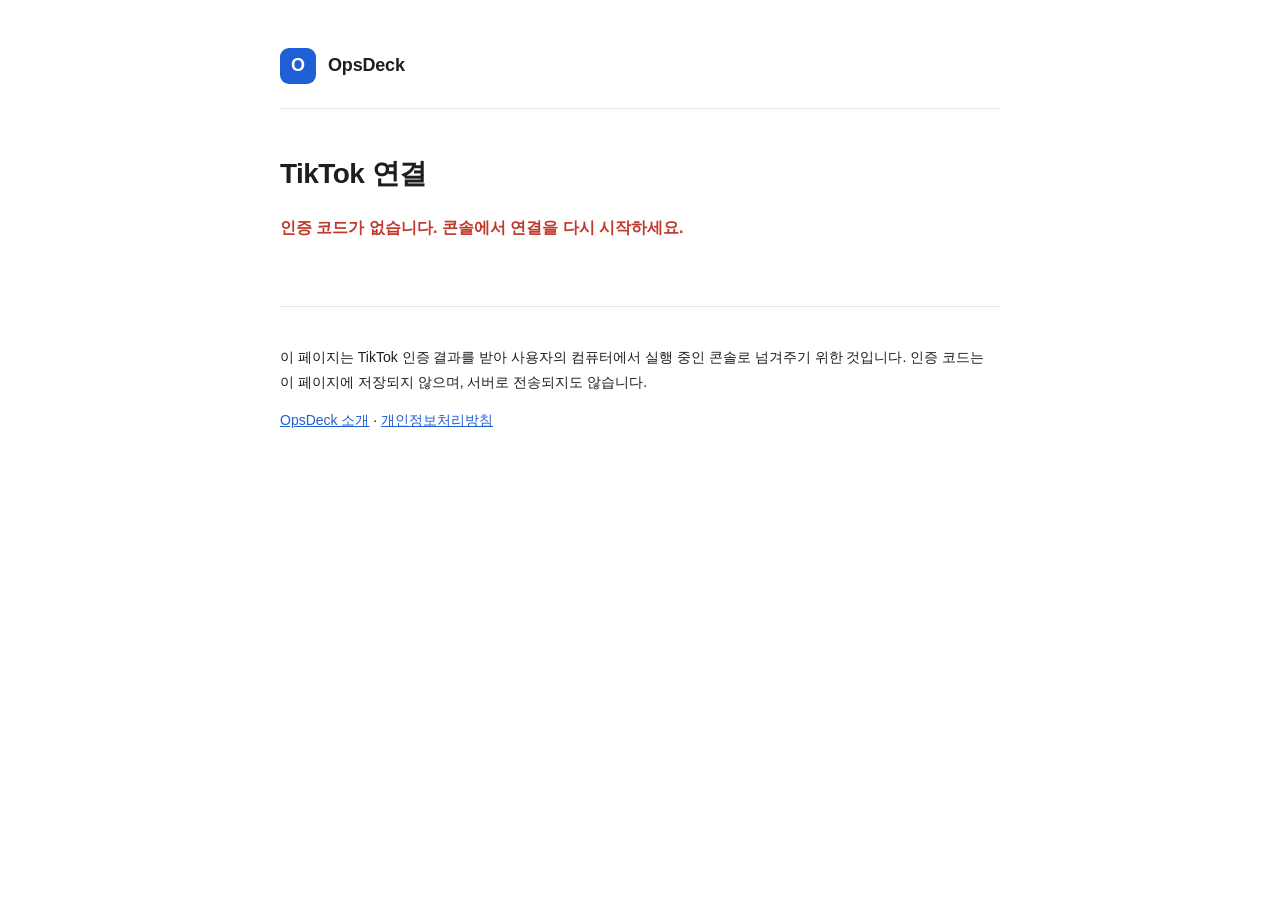
<file: tiktok-callback.html>
<!doctype html>
<html lang="ko">
<head>
<meta charset="utf-8">
<meta name="viewport" content="width=device-width, initial-scale=1">
<meta name="robots" content="noindex">
<title>TikTok 연결 — OpsDeck</title>
<link rel="stylesheet" href="style.css">
<style>
  .code {
    font-family: ui-monospace, SFMono-Regular, Menlo, Consolas, monospace;
    background: var(--card); border: 1px solid var(--line); border-radius: 8px;
    padding: 14px 16px; word-break: break-all; font-size: 14px; margin: 10px 0 0;
  }
  .row { display: flex; gap: 10px; flex-wrap: wrap; margin-top: 14px; }
  button, .btn {
    font: inherit; font-weight: 600; cursor: pointer; text-decoration: none; display: inline-block;
    background: var(--accent); color: #fff; border: 0; border-radius: 8px; padding: 10px 18px;
  }
  button.ghost { background: transparent; color: var(--accent); border: 1px solid var(--line); }
  .bad { color: #c0392b; font-weight: 600; }
</style>
</head>
<body>
<div class="wrap">
  <header>
    <a class="brand" href="./"><span class="mark">O</span><strong>OpsDeck</strong></a>
  </header>

  <h1>TikTok 연결</h1>
  <div id="state"><p class="lead">콘솔로 넘어가는 중입니다…</p></div>

  <div class="box" id="manual" hidden>
    <p><strong>콘솔로 자동 전달되지 않았다면</strong> 아래 버튼을 누르세요.
    콘솔이 실행 중이어야 합니다(기본 주소 <code>127.0.0.1:8787</code>).</p>
    <div class="row">
      <a class="btn" id="go" href="#">콘솔로 전달</a>
      <button type="button" class="ghost" id="copy">인증 코드 복사</button>
    </div>
    <p class="code" id="code"></p>
  </div>

  <footer>
    <p>이 페이지는 TikTok 인증 결과를 받아 사용자의 컴퓨터에서 실행 중인 콘솔로 넘겨주기 위한 것입니다.
    인증 코드는 이 페이지에 저장되지 않으며, 서버로 전송되지도 않습니다.</p>
    <p><a href="./">OpsDeck 소개</a> · <a href="privacy.html">개인정보처리방침</a></p>
  </footer>
</div>

<script>
(function () {
  var params = new URLSearchParams(location.search);
  var code = params.get("code");
  var state = params.get("state") || "";
  var error = params.get("error_description") || params.get("error");
  var box = document.getElementById("state");
  var manual = document.getElementById("manual");

  function fail(message) {
    box.innerHTML = '<p class="bad">' + message + "</p>";
  }

  if (error) {
    fail("TikTok 인증이 취소되었거나 실패했습니다: " + String(error).replace(/[<>&]/g, ""));
    return;
  }
  if (!code) {
    fail("인증 코드가 없습니다. 콘솔에서 연결을 다시 시작하세요.");
    return;
  }

  var target = "http://127.0.0.1:" + (params.get("port") || "8787") + "/api/tiktok/callback" +
    "?code=" + encodeURIComponent(code) + "&state=" + encodeURIComponent(state);

  document.getElementById("code").textContent = code;
  document.getElementById("go").href = target;
  document.getElementById("copy").addEventListener("click", function () {
    var btn = this;
    navigator.clipboard.writeText(code).then(function () { btn.textContent = "복사했습니다"; });
  });

  // 로컬 콘솔로는 페이지 이동으로 넘긴다. https 페이지에서 fetch로 부르면
  // 혼합 콘텐츠와 사설 네트워크 제한에 걸려 브라우저가 막는다.
  // 콘솔이 꺼져 있으면 이동에 실패하므로, 돌아왔을 때 쓸 수 있도록 코드를 함께 보여둔다.
  manual.hidden = false;
  setTimeout(function () { location.href = target; }, 600);
})();
</script>
</body>
</html>
</file>
<file: style.css>
:root {
  --bg: #ffffff; --fg: #1c1e21; --muted: #5c6470; --line: #e3e6ea;
  --accent: #1f5fd6; --card: #f7f8fa;
}
@media (prefers-color-scheme: dark) {
  :root:not([data-theme="light"]) {
    --bg: #14161a; --fg: #e8eaed; --muted: #a0a6b0; --line: #2a2e35;
    --accent: #7aa7f0; --card: #1c1f25;
  }
}
* { box-sizing: border-box; }
body {
  margin: 0; background: var(--bg); color: var(--fg);
  font-family: "Pretendard", -apple-system, BlinkMacSystemFont, "Segoe UI", "Malgun Gothic", sans-serif;
  line-height: 1.75; font-size: 16px;
}
.wrap { max-width: 760px; margin: 0 auto; padding: 48px 20px 96px; }
header { border-bottom: 1px solid var(--line); padding-bottom: 24px; margin-bottom: 40px; }
.brand { display: flex; align-items: center; gap: 12px; text-decoration: none; color: inherit; }
.mark {
  width: 36px; height: 36px; border-radius: 9px; background: var(--accent);
  color: #fff; display: grid; place-items: center; font-weight: 700; font-size: 18px;
}
.brand strong { font-size: 18px; letter-spacing: -0.01em; }
nav { margin-top: 18px; display: flex; gap: 18px; flex-wrap: wrap; font-size: 14px; }
nav a { color: var(--muted); text-decoration: none; }
nav a:hover, nav a[aria-current] { color: var(--accent); }
h1 { font-size: 28px; letter-spacing: -0.02em; margin: 0 0 8px; }
h2 { font-size: 19px; margin: 40px 0 12px; letter-spacing: -0.01em; }
h3 { font-size: 16px; margin: 24px 0 8px; }
p, li { color: var(--fg); }
.lead { color: var(--muted); margin: 0 0 8px; }
.meta { color: var(--muted); font-size: 14px; }
ul { padding-left: 20px; }
li { margin: 6px 0; }
table { width: 100%; border-collapse: collapse; margin: 16px 0; font-size: 15px; }
th, td { text-align: left; padding: 10px 12px; border-bottom: 1px solid var(--line); vertical-align: top; }
th { background: var(--card); font-weight: 600; white-space: nowrap; }
.box { background: var(--card); border: 1px solid var(--line); border-radius: 10px; padding: 18px 20px; margin: 20px 0; }
.box p:first-child { margin-top: 0; } .box p:last-child { margin-bottom: 0; }
footer { margin-top: 64px; padding-top: 24px; border-top: 1px solid var(--line); color: var(--muted); font-size: 14px; }
a { color: var(--accent); }
.en { border-top: 1px dashed var(--line); margin-top: 56px; padding-top: 32px; }
.en h2 { font-size: 17px; }
code { background: var(--card); padding: 1px 6px; border-radius: 4px; font-size: 90%; }
@media (max-width: 480px) { .wrap { padding: 32px 16px 64px; } h1 { font-size: 24px; } table { font-size: 14px; } th, td { padding: 8px; } }
</file>
